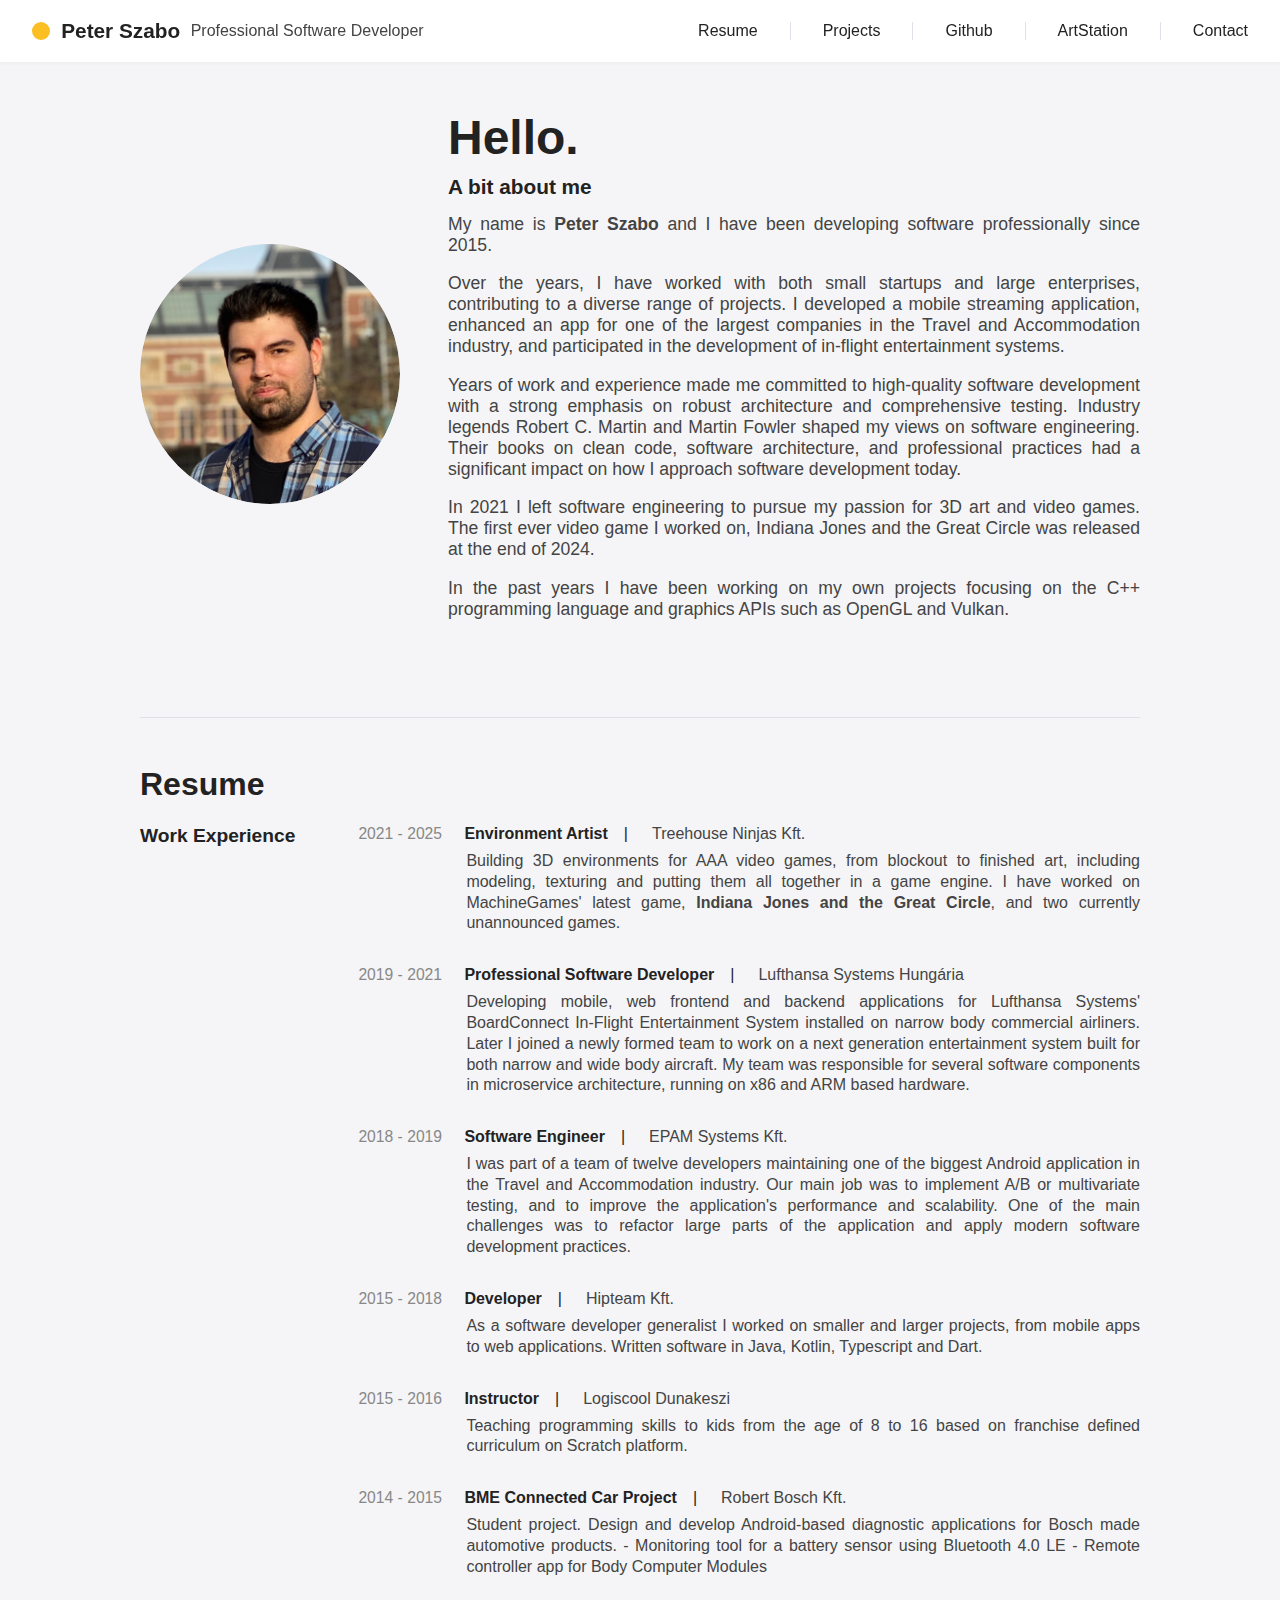
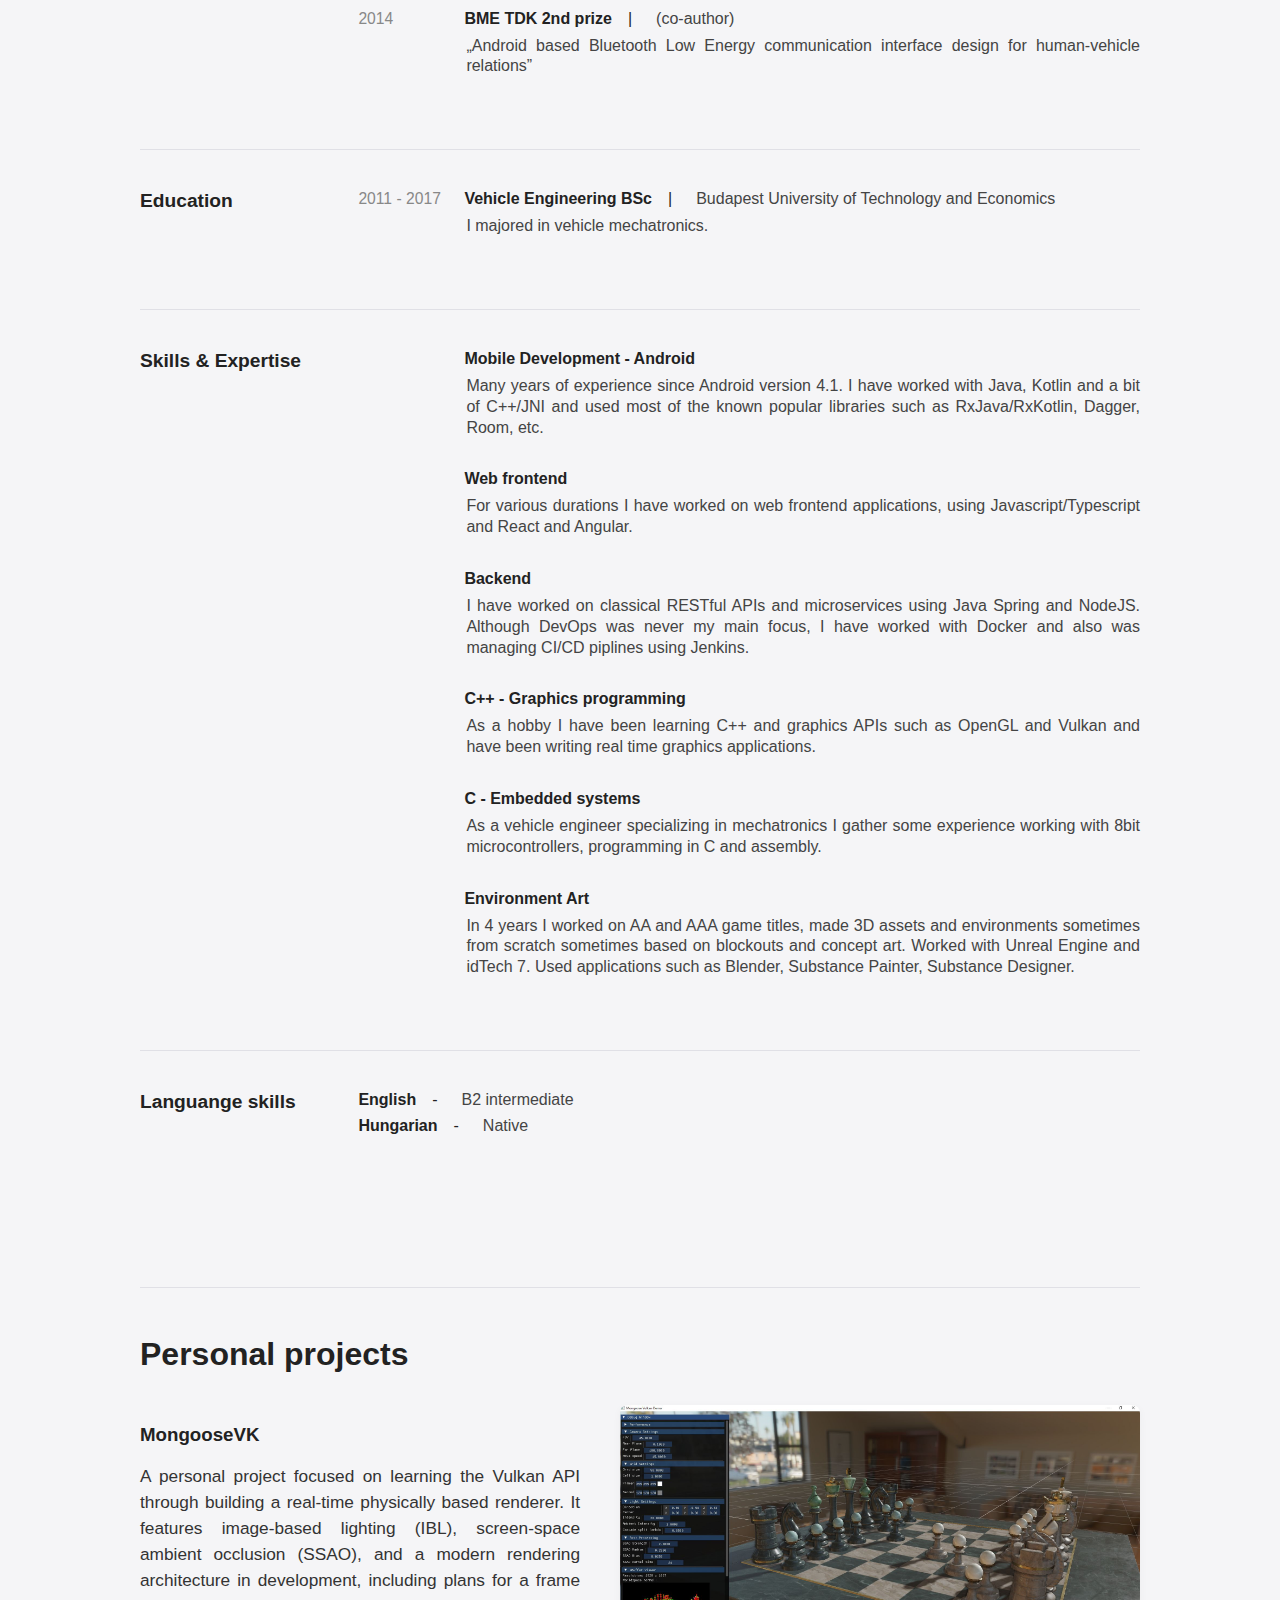
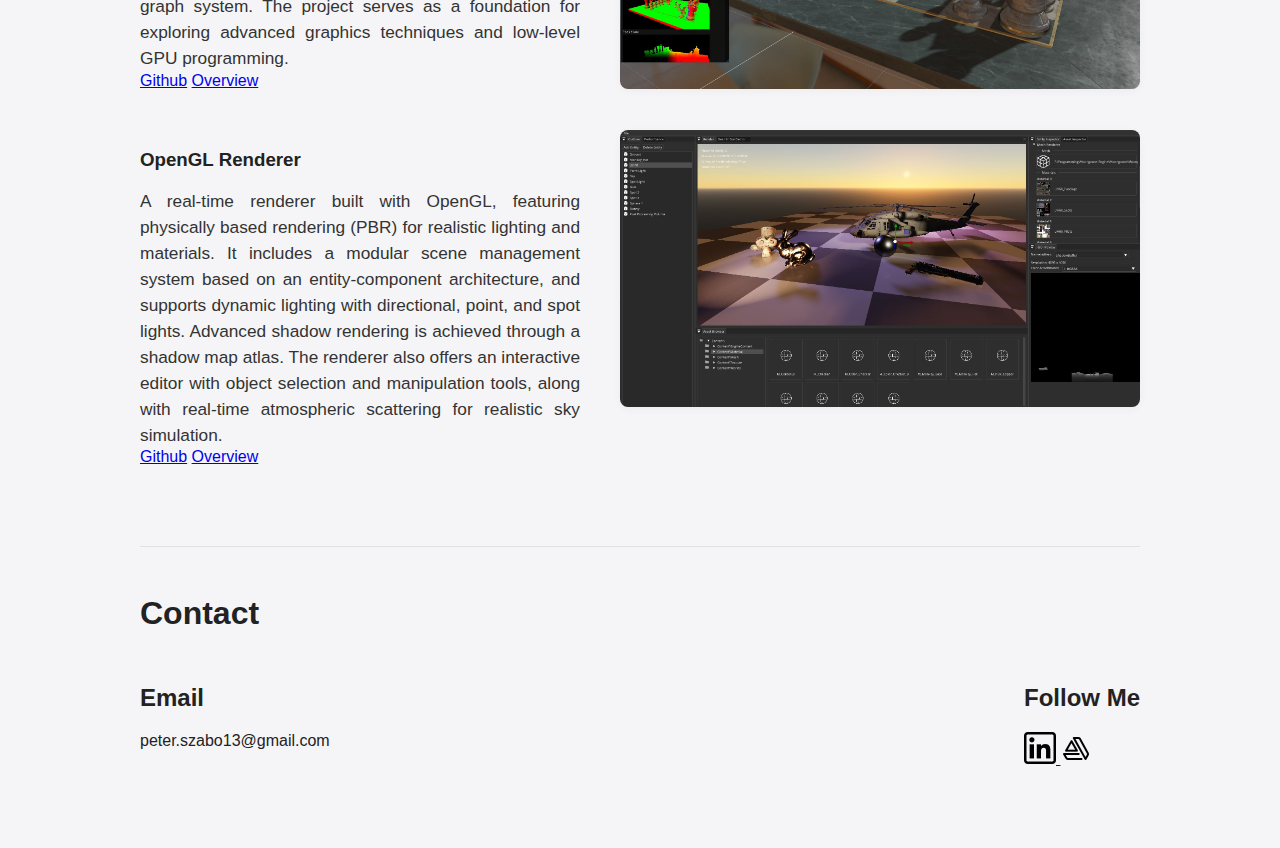
<file: index.html>
<!DOCTYPE html>
<html lang="en">
<head>
  <meta charset="UTF-8">
  <meta name="viewport" content="width=device-width, initial-scale=1.0">
  <title>Peter Szabo - Resume</title>
  <link rel="stylesheet" href="style.css">
</head>
<body>
  <header class="site-header">
    <div class="header-left">
      <span class="profile-dot"></span>
      <span class="profile-name">Peter Szabo</span>
      <span class="profile-title">Professional Software Developer</span>
    </div>
    <nav class="header-nav">
      <ul>
        <li><a href="#resume">Resume</a></li>
        <li><a href="#projects">Projects</a></li>
        <li><a href="https://github.com/peterszabocoding">Github</a></li>
        <li><a href="https://www.artstation.com/pterszab">ArtStation</a></li>
        <li><a href="#contact">Contact</a></li>
      </ul>
    </nav>
  </header>
  <main>
    <section class="hero">
      <div class="hero-image">
        <img src="img/profile.jpg" alt="Profile picture" />
      </div>
      <div class="hero-content">
        <h1>Hello.</h1>
        <h2>A bit about me</h2>
        <p>My name is <b>Peter Szabo</b> and I have been developing software professionally since 2015.</p>

        <p>Over the years, I have worked with both small startups and large enterprises, contributing to a diverse 
          range of projects. I developed a mobile streaming application, enhanced an app for one of the largest 
          companies in the Travel and Accommodation industry, and participated in the development of in-flight 
          entertainment systems.</p>

        <p>Years of work and experience made me committed to high-quality software development with a strong 
            emphasis on robust architecture and comprehensive testing. Industry legends Robert C. Martin and Martin Fowler shaped 
              my views on software engineering. Their books on clean code, software architecture, and professional practices 
            had a significant impact on how I approach software development today. </p>

        <p>In 2021 I left software engineering to pursue my passion for 3D art and video games. The first ever video game I worked on,  
          Indiana Jones and the Great Circle was released at the end of 2024.
        </p>

        <p>In the past years I have been working on my own projects focusing on the C++ programming language and graphics 
          APIs such as OpenGL and Vulkan.</p>
      </div>
    </section>
    <section id="resume">
      <h1>Resume</h1>
      <div class="resume-section">
        <div class="resume-label">Work Experience</div>
        <div class="resume-content">
          <div class="resume-entry">
            <div class="resume-meta">
              <span class="resume-timespan">2021 - 2025</span>
              <span class="resume-company">Environment Artist</span>
              <span class="resume-divider-vert">|</span>
              <span class="resume-title">Treehouse Ninjas Kft.</span>
            </div>
            <div class="resume-description">
              <p>Building 3D environments for AAA video games, from blockout to finished art, including modeling, 
                texturing and putting them all together in a game engine. I have worked on MachineGames' latest game, 
                <b>Indiana Jones and the Great Circle</b>, and two currently unannounced games.</p>
            </div>
          </div>
          <div class="resume-entry">
            <div class="resume-meta">
              <span class="resume-timespan">2019 - 2021</span>
              <span class="resume-company">Professional Software Developer</span>
              <span class="resume-divider-vert">|</span>
              <span class="resume-title">Lufthansa Systems Hungária</span>
            </div>
            <div class="resume-description">
              <p>Developing mobile, web frontend and backend applications for Lufthansa Systems' BoardConnect In-Flight Entertainment System installed on 
                narrow body commercial airliners. Later I joined a newly formed team to work on a next generation entertainment system built for 
                both narrow and wide body aircraft. My team was responsible for several software components in microservice architecture, 
                running on x86 and ARM based hardware.</p>
            </div>
          </div>
          <div class="resume-entry">
            <div class="resume-meta">
              <span class="resume-timespan">2018 - 2019</span>
              <span class="resume-company">Software Engineer</span>
              <span class="resume-divider-vert">|</span>
              <span class="resume-title">EPAM Systems Kft.</span>
            </div>
            <div class="resume-description">
              <p>I was part of a team of twelve developers maintaining one of the biggest Android application in the Travel and Accommodation industry. 
                Our main job was to implement A/B or multivariate testing, and to improve the application's performance and scalability. 
                One of the main challenges was to refactor large parts of the application and apply modern software development practices.</p>
            </div>
          </div>
          <div class="resume-entry">
            <div class="resume-meta">
              <span class="resume-timespan">2015 - 2018</span>
              <span class="resume-company">Developer</span>
              <span class="resume-divider-vert">|</span>
              <span class="resume-title">Hipteam Kft.</span>
            </div>
            <div class="resume-description">
              <p>As a software developer generalist I worked on smaller and larger projects, from mobile apps to web applications. 
                Written software in Java, Kotlin, Typescript and Dart.</p>
            </div>
          </div>
          <div class="resume-entry">
            <div class="resume-meta">
              <span class="resume-timespan">2015 - 2016</span>
              <span class="resume-company">Instructor</span>
              <span class="resume-divider-vert">|</span>
              <span class="resume-title">Logiscool Dunakeszi</span>
            </div>
            <div class="resume-description">
              <p>Teaching programming skills to kids from the age of 8 to 16 based on franchise defined curriculum on 
                Scratch platform.</p>
            </div>
          </div>
          <div class="resume-entry">
            <div class="resume-meta">
              <span class="resume-timespan">2014 - 2015</span>
              <span class="resume-company">BME Connected Car Project </span>
              <span class="resume-divider-vert">|</span>
              <span class="resume-title">Robert Bosch Kft.</span>
            </div>
            <div class="resume-description">
              <p>Student project. Design and develop Android-based diagnostic applications for Bosch made 
                automotive products.   - Monitoring tool for a battery sensor using Bluetooth 4.0 LE - Remote controller app for Body Computer Modules </p>
            </div>
          </div>
          <div class="resume-entry">
            <div class="resume-meta">
              <span class="resume-timespan">2014</span>
              <span class="resume-company">BME TDK 2nd prize</span>
              <span class="resume-divider-vert">|</span>
              <span class="resume-title">(co-author)</span>
            </div>
            <div class="resume-description">
              <p>„Android based Bluetooth Low Energy communication interface design for human-vehicle relations”</p>
            </div>
          </div>
        </div>
      </div>
      <hr class="resume-divider">
      <div class="resume-section">
        <div class="resume-label">Education</div>
        <div class="resume-content">
          <div class="resume-entry">
            <div class="resume-meta">
              <span class="resume-timespan">2011 - 2017</span>
              <span class="resume-company">Vehicle Engineering BSc</span>
              <span class="resume-divider-vert">|</span>
              <span class="resume-title">Budapest University of Technology and Economics</span>
            </div>
            <div class="resume-description">
              <p>I majored in vehicle mechatronics.</p>
            </div>
          </div>
        </div>
      </div>
      <hr class="resume-divider">
      <div class="resume-section">
        <div class="resume-label">Skills & Expertise</div>
        <div class="resume-content">
          <div class="resume-entry">
            <div class="resume-meta">
              <span class="resume-timespan"></span>
              <span class="resume-company">Mobile Development - Android</span>
            </div>
            <div class="resume-description">
              <p>Many years of experience since Android version 4.1. I have worked with Java, Kotlin and a bit of C++/JNI and used most of the known popular
                libraries such as RxJava/RxKotlin, Dagger, Room, etc. 
              </p>
            </div>
          </div>
          <div class="resume-entry">
            <div class="resume-meta">
              <span class="resume-timespan"></span>
              <span class="resume-company">Web frontend</span>
            </div>
            <div class="resume-description">
              <p>For various durations I have worked on web frontend applications, using Javascript/Typescript and React and Angular.</p>
            </div>
          </div>
          <div class="resume-entry">
            <div class="resume-meta">
              <span class="resume-timespan"></span>
              <span class="resume-company">Backend</span>
            </div>
            <div class="resume-description">
              <p>I have worked on classical RESTful APIs and microservices using Java Spring and NodeJS. 
                Although DevOps was never my main focus, I have worked with Docker and also was managing CI/CD piplines using Jenkins. </p>
            </div>
          </div>
          <div class="resume-entry">
            <div class="resume-meta">
              <span class="resume-timespan"></span>
              <span class="resume-company">C++ - Graphics programming</span>
            </div>
            <div class="resume-description">
              <p>As a hobby I have been learning C++ and graphics APIs such as OpenGL and Vulkan and have been writing real time graphics applications.</p>
            </div>
          </div>
          <div class="resume-entry">
            <div class="resume-meta">
              <span class="resume-timespan"></span>
              <span class="resume-company">C - Embedded systems</span>
            </div>
            <div class="resume-description">
              <p>As a vehicle engineer specializing in mechatronics I gather some experience working with 8bit microcontrollers, programming in C and assembly.</p>
            </div>
          </div>

          <div class="resume-entry">
            <div class="resume-meta">
              <span class="resume-timespan"></span>
              <span class="resume-company">Environment Art</span>
            </div>
            <div class="resume-description">
              <p>In 4 years I worked on AA and AAA game titles, made 3D assets and environments sometimes from scratch sometimes based on blockouts and concept art. 
                Worked with Unreal Engine and idTech 7. Used applications such as Blender, Substance Painter, Substance Designer. 
              </p>
            </div>
          </div>
        </div>
      </div>
      <hr class="resume-divider">
      <div class="resume-section">
        <div class="resume-label">Languange skills</div>
        <div class="resume-content">
          <div class="resume-entry">
            <div class="resume-meta">
              <span class="resume-company">English</span>
              <span class="resume-divider-vert">-</span>
              <span class="resume-title"> B2 intermediate</span>
            </div>
            <div class="resume-meta">
              <span class="resume-company">Hungarian</span>
              <span class="resume-divider-vert">-</span>
              <span class="resume-title"> Native</span>
            </div>
          </div>
        </div>
      </div>
    </section>
    <section id="projects">
      <h1>Personal projects</h1>
      <div class="project-list">
        <div class="project-entry">
          <div class="project-info">
            <h3>MongooseVK</h3>
            <p>A personal project focused on learning the Vulkan API through building 
              a real-time physically based renderer. It features image-based lighting (IBL), 
              screen-space ambient occlusion (SSAO), and a modern rendering architecture in development, including plans for a 
              frame graph system. The project serves as a foundation for exploring advanced graphics techniques and low-level GPU programming.</p>
            <a href="https://github.com/peterszabocoding/MongooseVulkanEngine" target="_blank" rel="noopener" class="project-link-btn">Github</a>
            <a href="project-mongoosevk.html" class="project-link-btn">Overview</a>
          </div>
          <div class="project-image">
            <img src="img/mongoose_vk_demo.jpg" alt="Project 1" />
          </div>
        </div>
        <div class="project-entry">
          <div class="project-info">
            <h3>OpenGL Renderer</h3>
            <p>A real-time renderer built with OpenGL, featuring physically based rendering (PBR) 
              for realistic lighting and materials. It includes a modular scene management system based 
              on an entity-component architecture, and supports dynamic lighting with directional, point, 
              and spot lights. Advanced shadow rendering is achieved through a shadow map atlas. 
              The renderer also offers an interactive editor with object selection and manipulation tools, 
              along with real-time atmospheric scattering for realistic sky simulation.</p>
            <a href="https://github.com/peterszabocoding/LearnOpenGL" target="_blank" rel="noopener" class="project-link-btn">Github</a>
            <a href="project-learnopengl.html" class="project-link-btn">Overview</a>
          </div>
          <div class="project-image">
            <img src="img/opengl_renderer.jpg" alt="Project 2" />
          </div>
        </div>
      </div>
    </section>
    <section id="contact">
      <h1>Contact</h1>
      <div class="contact-methods">
        <div class="contact-block">
          <h2>Email</h2>
          <p>peter.szabo13@gmail.com</p>
        </div>
        <div class="contact-block">
          <h2>Follow Me</h2>
          <div class="contact-icons">
            <a href="https://www.linkedin.com/in/peterszabo13" class="contact-icon" title="LinkedIn" target="_blank" rel="noopener">
              <img src="img/linkedin.png" alt="LinkedIn" width="32" height="32" />
            </a>
            <a href="https://www.artstation.com/pterszab" class="contact-icon" title="ArtStation" target="_blank" rel="noopener">
              <img src="img/artstation.png" alt="ArtStation" width="32" height="32" />
            </a>
          </div>
        </div>
      </div>
    </section>
  </main>
</body>
</html>
</file>
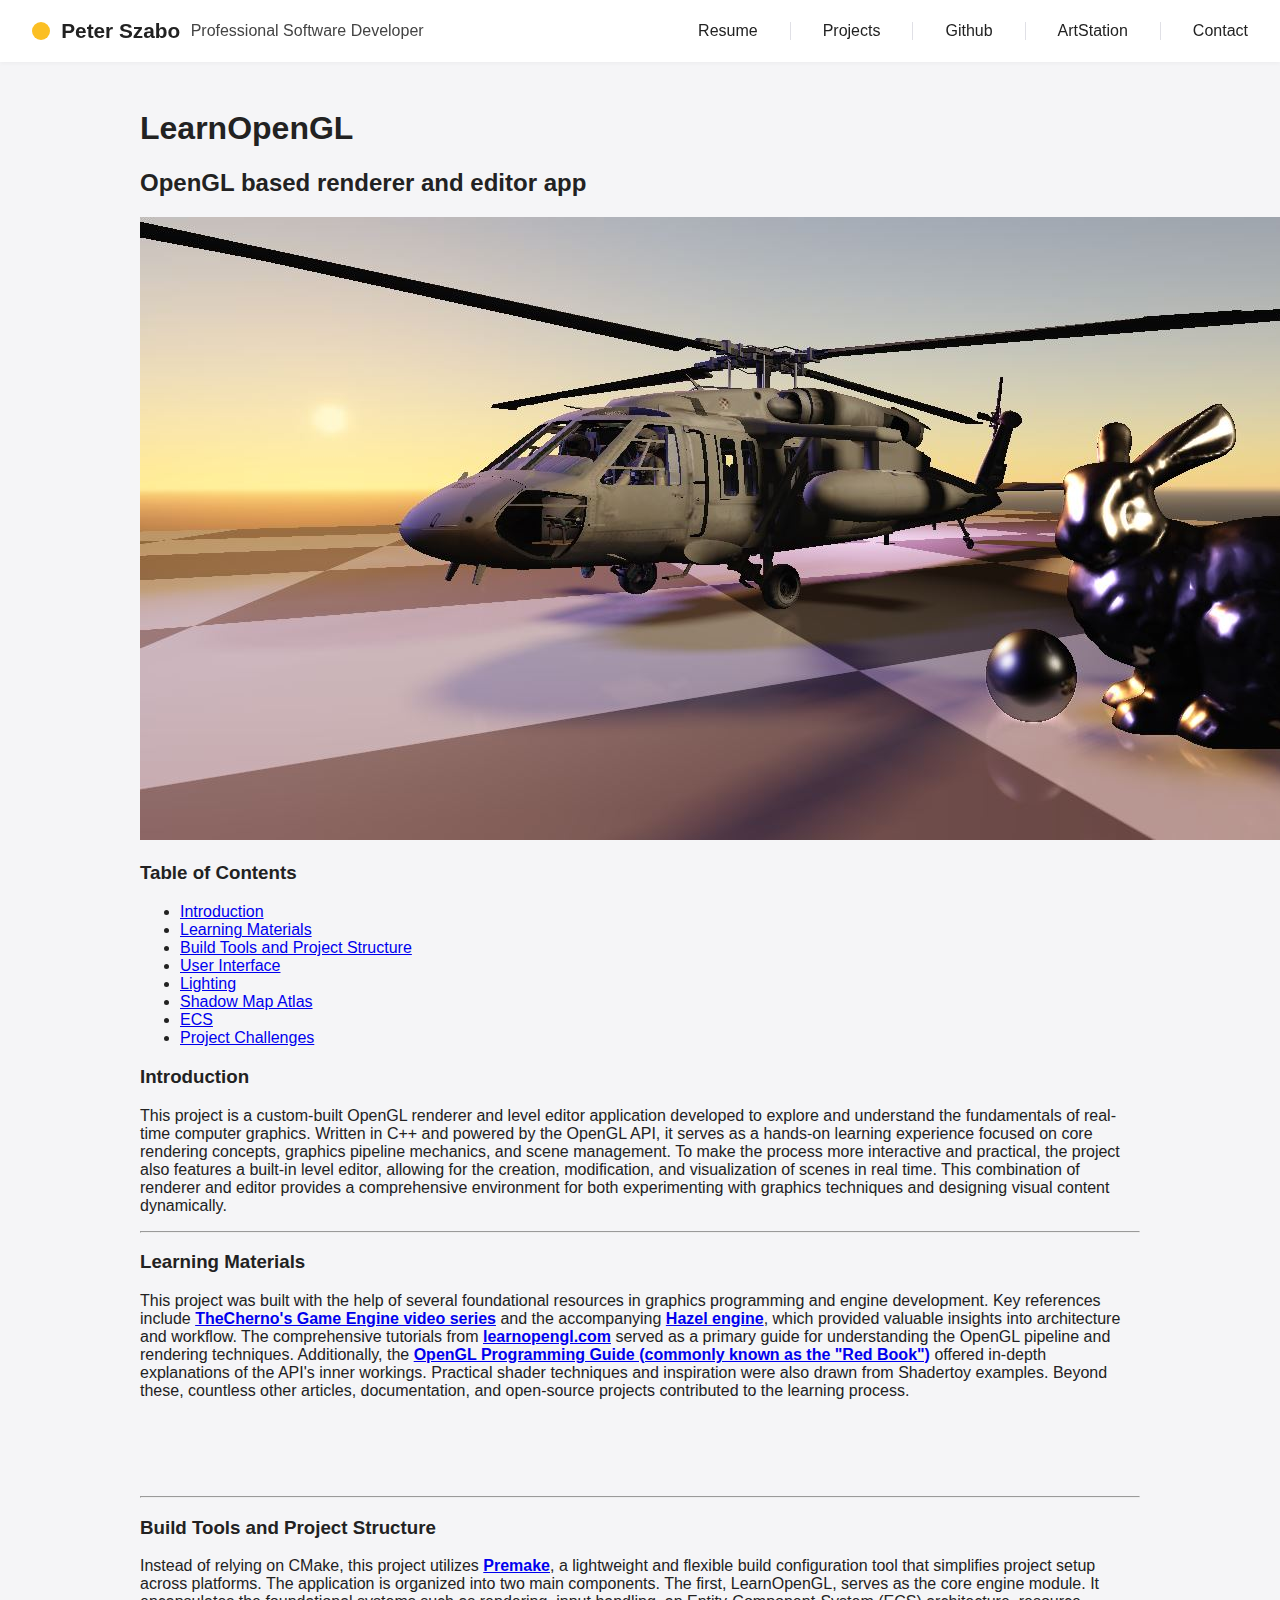
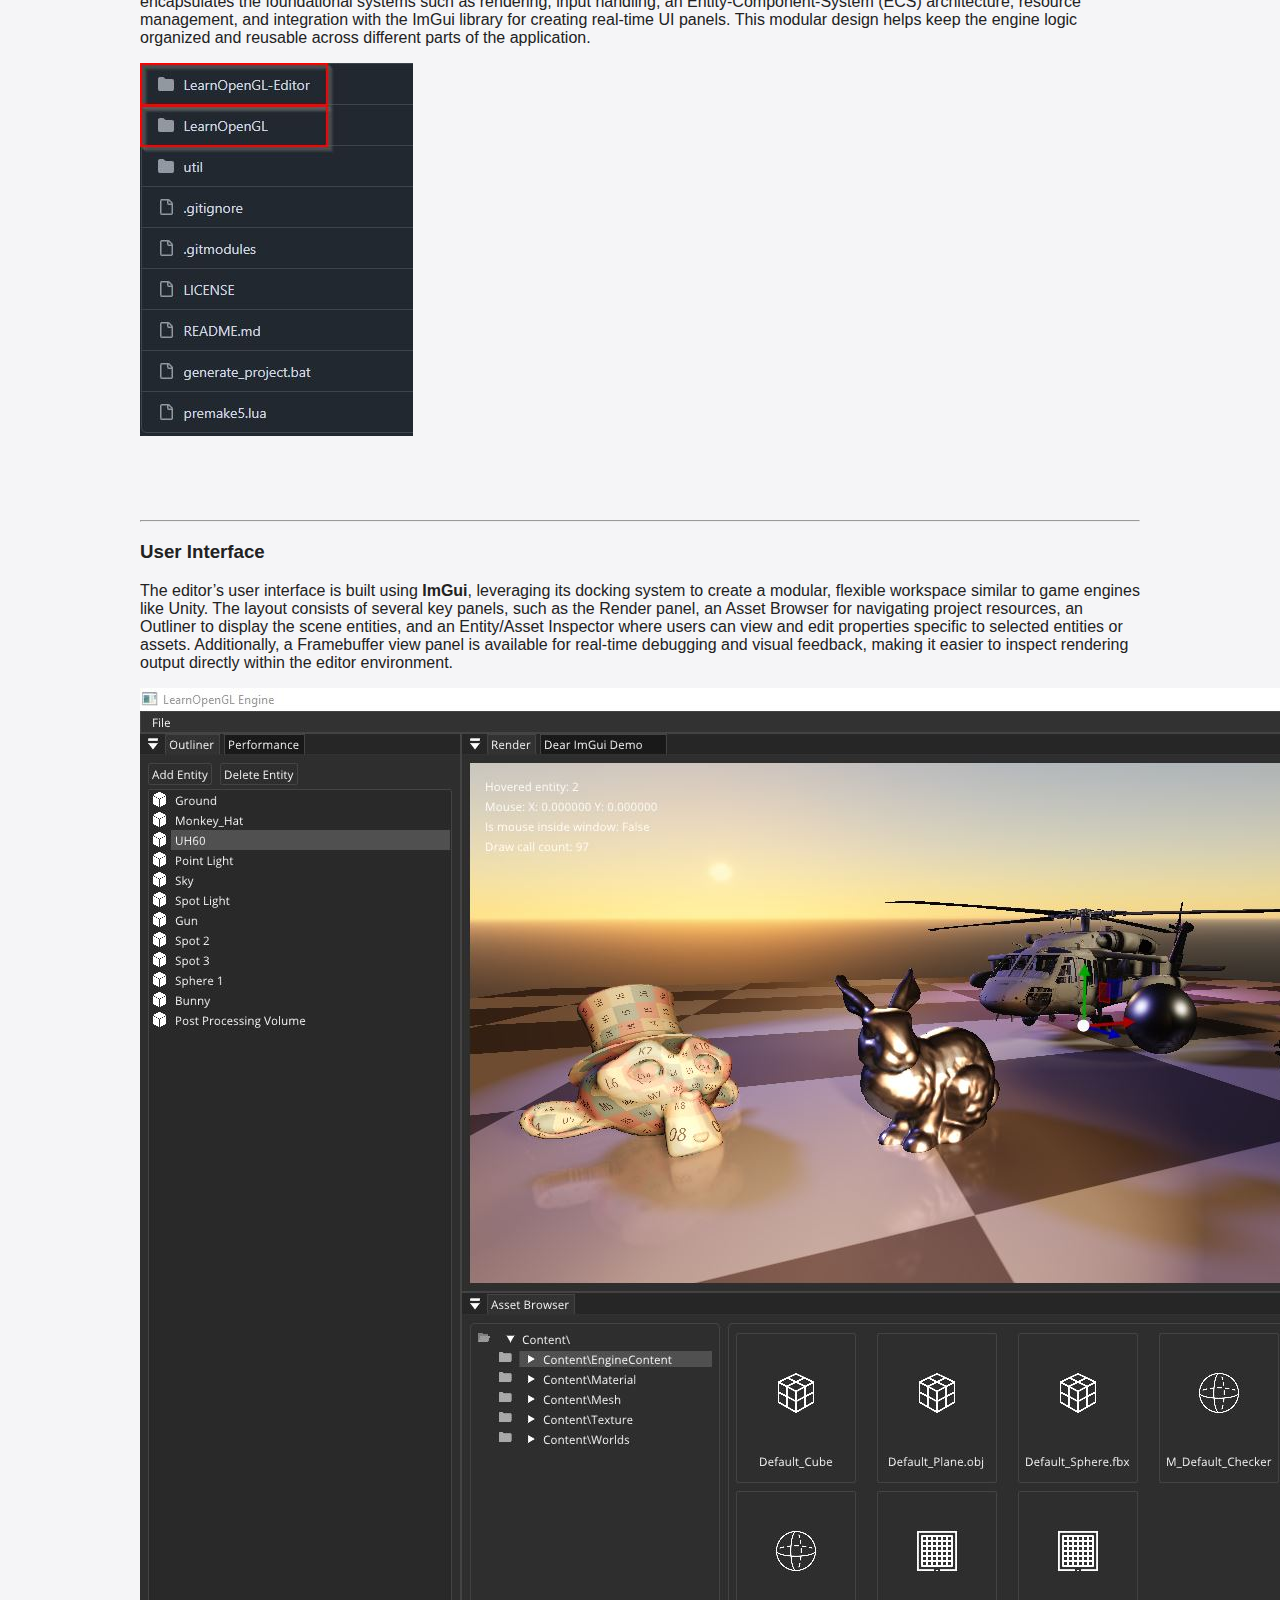
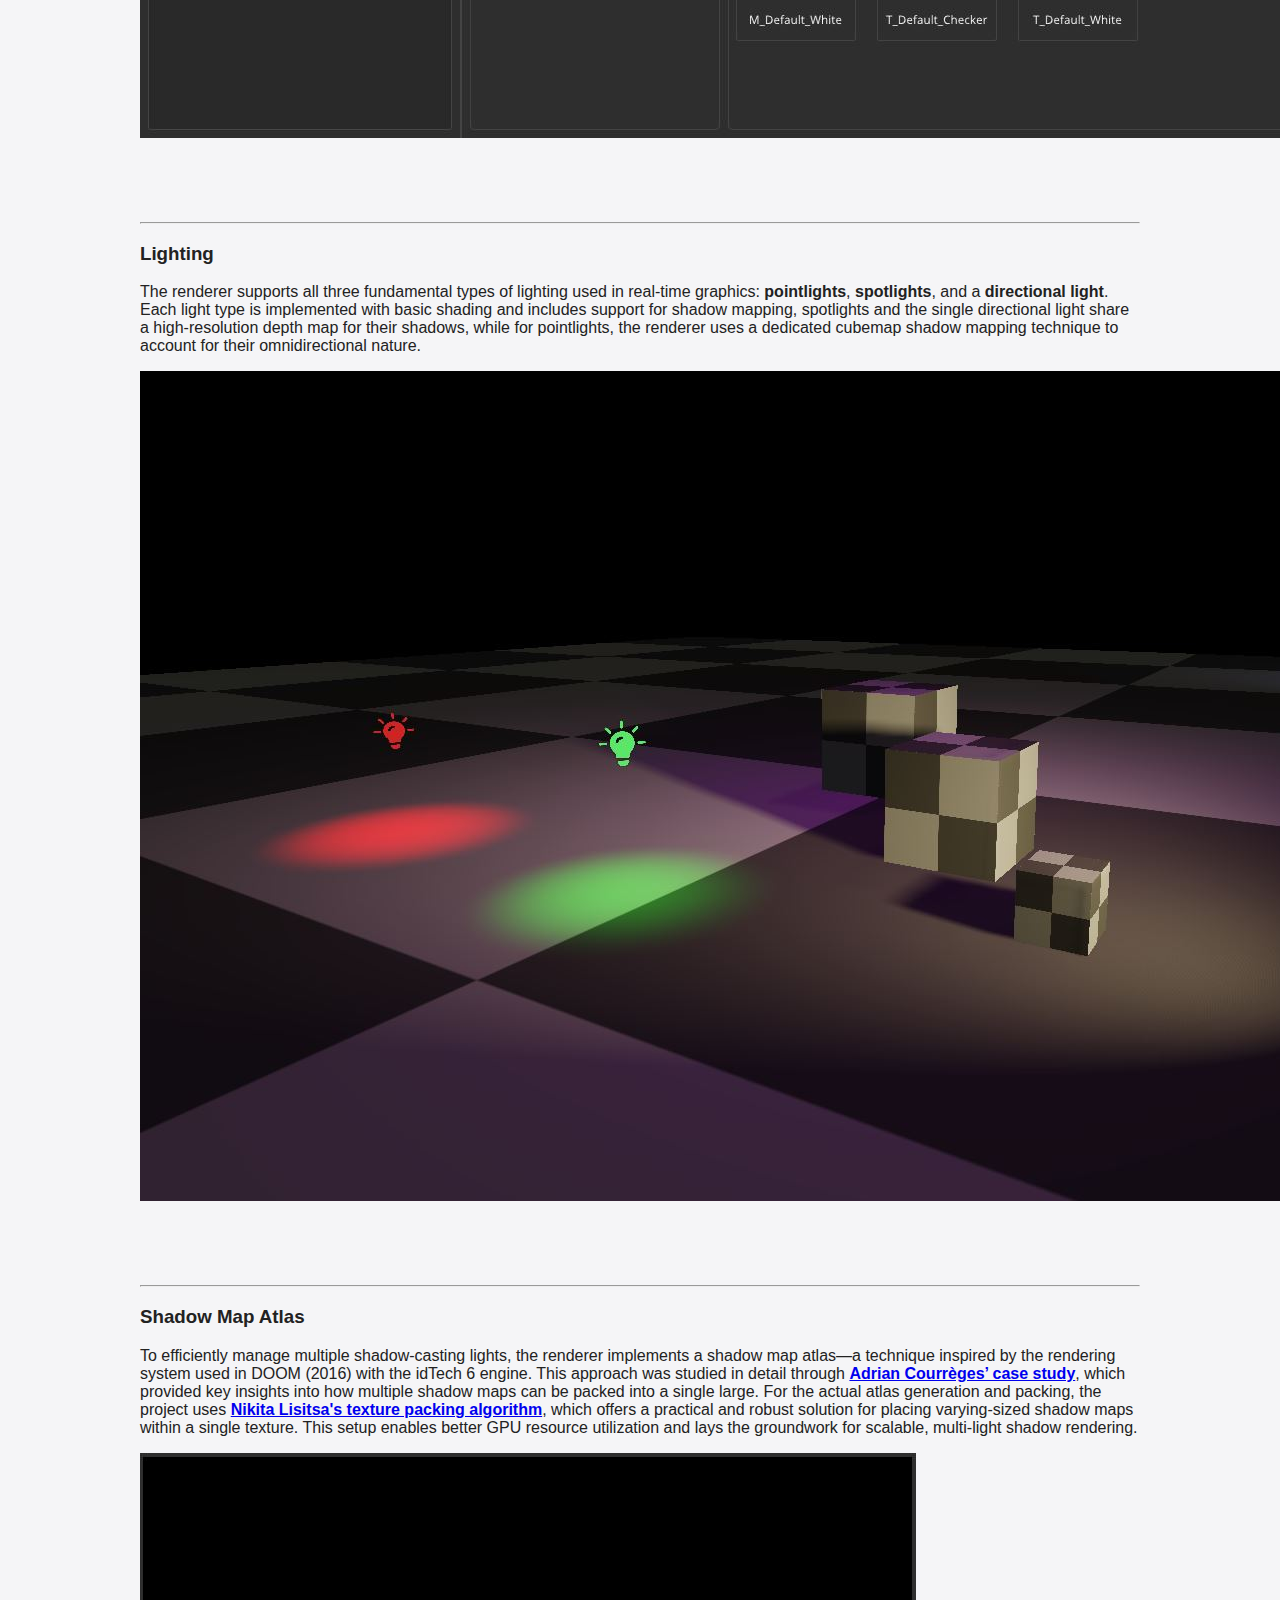
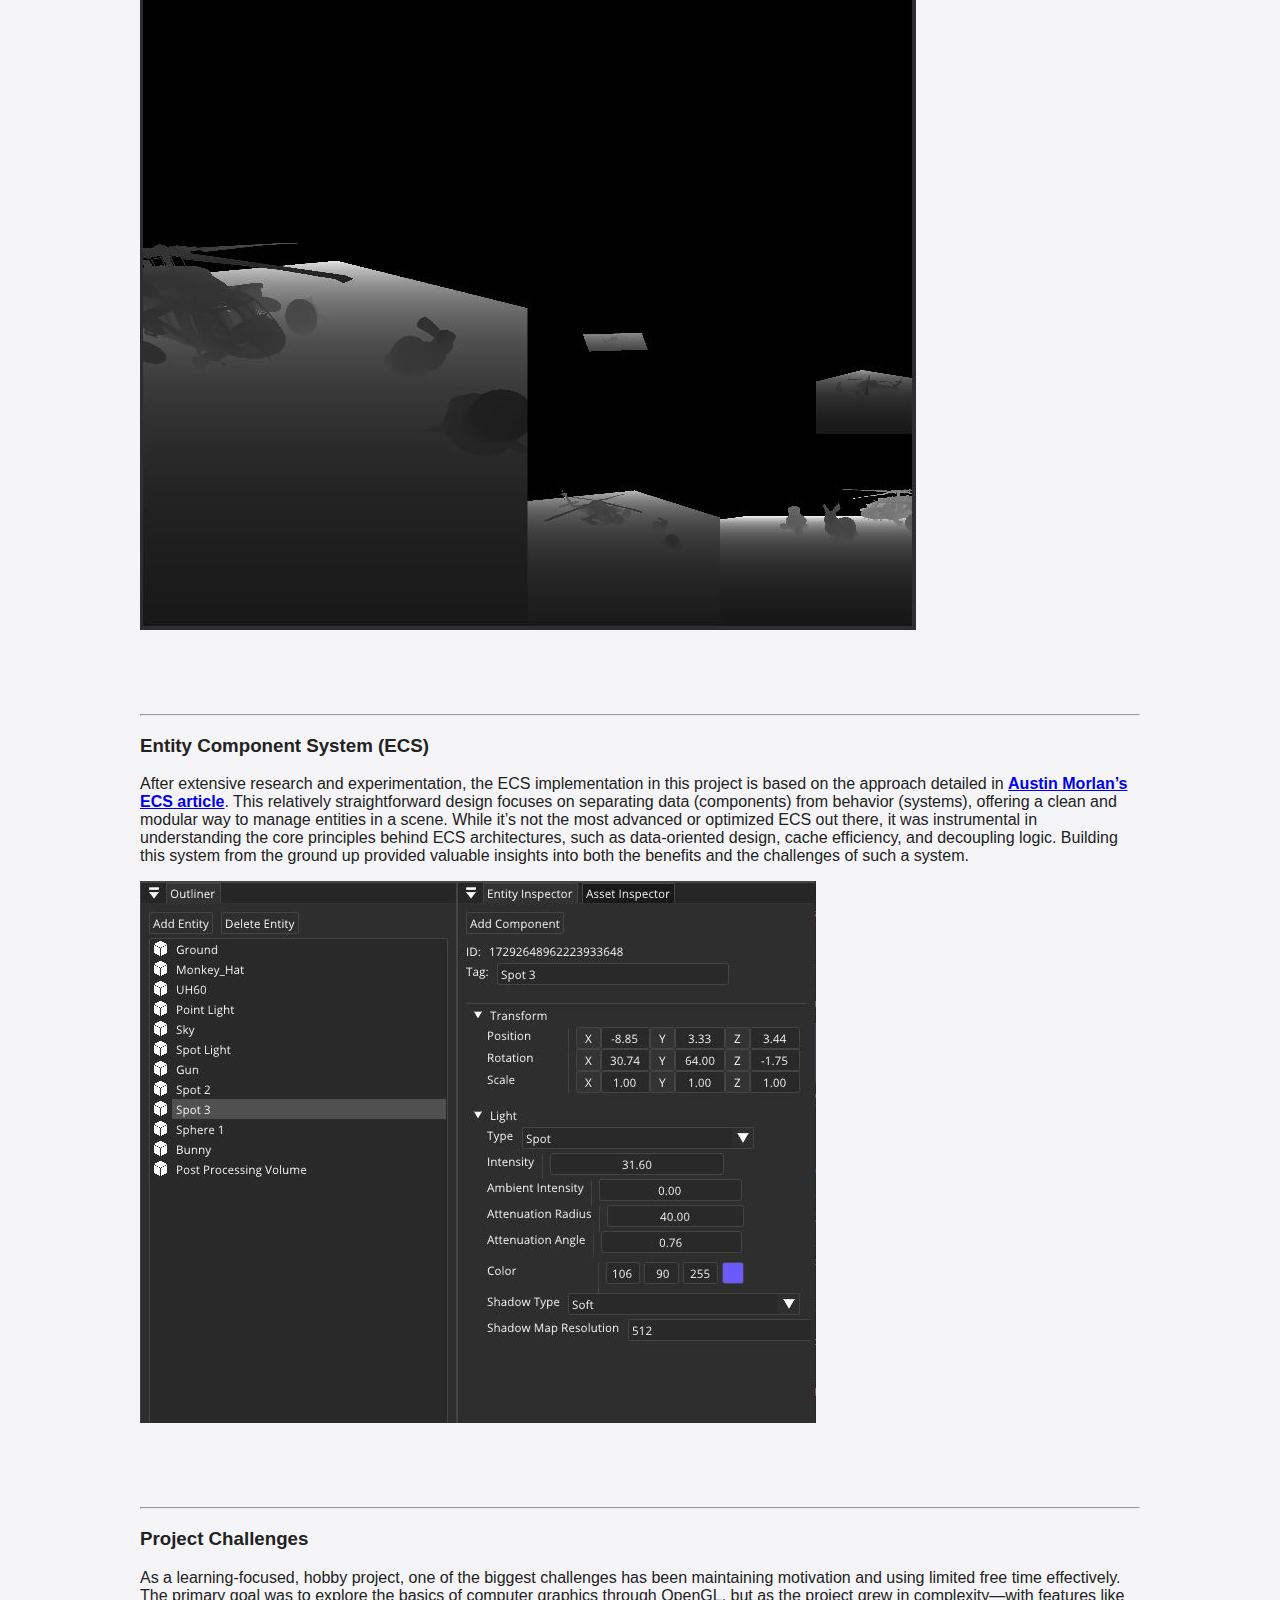
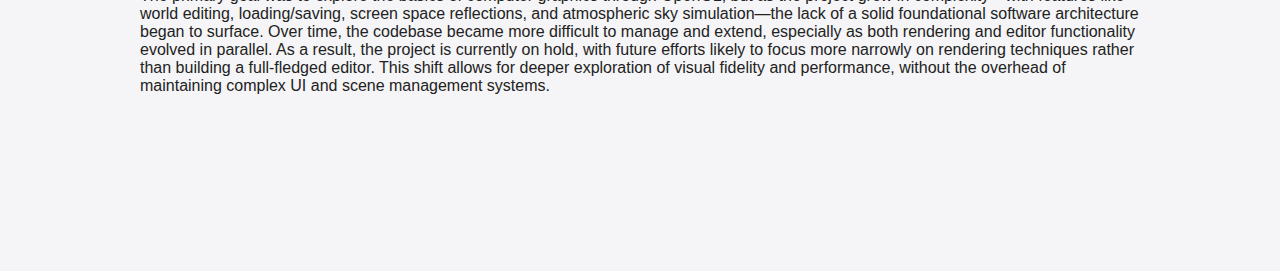
<file: project-learnopengl.html>
<!DOCTYPE html>
<html lang="en">
<head>
  <meta charset="UTF-8">
  <meta name="viewport" content="width=device-width, initial-scale=1.0">
  <title>Project Detail - LearnOpenGL</title>
  <link rel="stylesheet" href="style.css">
</head>
<body>
  <header class="site-header">
    <div class="header-left">
      <span class="profile-dot"></span>
      <span class="profile-name">Peter Szabo</span>
      <span class="profile-title">Professional Software Developer</span>
    </div>
    <nav class="header-nav">
      <ul>
        <li><a href="index.html#resume">Resume</a></li>
        <li><a href="index.html#projects">Projects</a></li>
        <li><a href="https://github.com/peterszabocoding">Github</a></li>
        <li><a href="https://www.artstation.com/pterszab">ArtStation</a></li>
        <li><a href="index.html#contact">Contact</a></li>
      </ul>
    </nav>
  </header>
  <main>
    <section class="project-detail-hero">
      <h1 class="project-title">LearnOpenGL</h1>
      <h2 class="project-subtitle">OpenGL based renderer and editor app</h2>
      <div class="project-banner">
        <img src="img/learnopengl_banner.jpg" alt="MongooseVK Banner" class="banner-img" />
      </div>
      <div class="project-detail-top">
        <nav class="project-toc">
          <h3 class="toc-title">Table of Contents</h3>
          <ul class="toc-list">
            <li><a href="#intro">Introduction</a></li>
            <li><a href="#learning_materials">Learning Materials</a></li>
            <li><a href="#build_structure">Build Tools and Project Structure</a></li>
            <li><a href="#user_interface">User Interface</a></li>
            <li><a href="#lighting">Lighting</a></li>
            <li><a href="#shadow_map">Shadow Map Atlas</a></li>
            <li><a href="#ecs">ECS</a></li>
            <li><a href="#challenges">Project Challenges</a></li>
          </ul>
        </nav>
        <div class="project-detail-text">
          <h3 id="intro" class="section-title">Introduction</h3>
          <p>
            This project is a custom-built OpenGL renderer and level editor application developed to explore and understand the fundamentals 
            of real-time computer graphics. Written in C++ and powered by the OpenGL API, it serves as a hands-on learning experience 
            focused on core rendering concepts, graphics pipeline mechanics, and scene management. To make the process more interactive 
            and practical, the project also features a built-in level editor, allowing for the creation, modification, 
            and visualization of scenes in real time. This combination of renderer and editor provides a comprehensive environment 
            for both experimenting with graphics techniques and designing visual content dynamically.
          </p>
        </div>
      </div>
      <hr class="section-divider" />
      <section id="learning_materials" class="project-section">
        <div class="section-flex">
          <div class="section-text">
            <h3 class="section-title">Learning Materials</h3>
            <p>
              This project was built with the help of several foundational resources in graphics programming and engine development. 
              Key references include <a href="https://www.youtube.com/watch?v=JxIZbV_XjAs&list=PLlrATfBNZ98dC-V-N3m0Go4deliWHPFwT"><b>TheCherno's Game Engine video series</b></a> 
              and the accompanying <a href="https://github.com/TheCherno/Hazel"><b>Hazel engine</b></a>, which provided 
              valuable insights into architecture and workflow. The comprehensive tutorials from <a href="https://learnopengl.com/"><b>learnopengl.com</b></a> served as a primary 
              guide for understanding the OpenGL pipeline and rendering techniques. Additionally, the 
              <a href="http://www.opengl-redbook.com/"><b>OpenGL Programming Guide (commonly known as the "Red Book")</b></a> 
              offered in-depth explanations of the API's inner workings. Practical shader 
              techniques and inspiration were also drawn from Shadertoy examples. Beyond these, countless other articles, 
              documentation, and open-source projects contributed to the learning process.            
            </p>
          </div>
        </div>
      </section>
      <hr class="section-divider" />
      <section id="build_structure" class="project-section">
        <div class="section-flex section-flex-reverse">
          <div class="section-text">
            <h3 class="section-title">Build Tools and Project Structure</h3>
            <p>
              Instead of relying on CMake, this project utilizes <a href="https://premake.github.io/"><b>Premake</b></a>, a lightweight 
              and flexible build configuration tool that simplifies project setup across platforms. 
              The application is organized into two main components. The first, LearnOpenGL, serves as the core engine module. 
              It encapsulates the foundational systems such as rendering, input handling, an Entity-Component-System (ECS) architecture, 
              resource management, and integration with the ImGui library for creating real-time UI panels. This modular design 
              helps keep the engine logic organized and reusable across different parts of the application.
            </p>
          </div>
          <div class="section-image">
            <img src="img/learnopengl_1.jpg" alt="Features Screenshot" class="section-img" />
          </div>
        </div>
      </section>
      <hr class="section-divider" />
      <section id="user_interface" class="project-section">
        <div class="section-flex">
          <div class="section-text">
            <h3 class="section-title">User Interface</h3>
            <p>
              The editor’s user interface is built using <b>ImGui</b>, leveraging its docking system to create a modular, flexible workspace 
              similar to game engines like Unity. The layout consists of several key panels, such as the Render panel, an Asset Browser for 
              navigating project resources, an Outliner to display the scene entities, and an Entity/Asset Inspector where users can 
              view and edit properties specific to selected entities or assets. Additionally, a Framebuffer view panel is available for 
              real-time debugging and visual feedback, making it easier to inspect rendering output directly within the editor environment.
            </p>
          </div>
          
        </div>
        <div class="section-image">
            <img src="img/learnopengl_4.jpg" alt="Future Work Placeholder" class="section-img" />
        </div>
      </section>
      <hr class="section-divider" />
      <section id="lighting" class="project-section">
        <div class="section-flex">
          <div class="section-text">
            <h3 class="section-title">Lighting</h3>
            <p>
              The renderer supports all three fundamental types of lighting used in real-time graphics: <b>pointlights</b>, 
              <b>spotlights</b>, and a <b>directional light</b>. Each light type is implemented with basic shading and includes support for shadow 
              mapping, spotlights and the single directional light share a high-resolution depth map for 
              their shadows, while for pointlights, the renderer uses a dedicated 
              cubemap shadow mapping technique to account for their omnidirectional nature.
            </p>
          </div>
          <div class="section-image">
            <img src="img/learnopengl_2.jpg" alt="Future Work Placeholder" class="section-img" />
          </div>
        </div>
      </section>
      <hr class="section-divider" />
      <section id="shadow_map" class="project-section">
        <div class="section-flex section-flex-reverse">
          <div class="section-text">
            <h3 class="section-title">Shadow Map Atlas</h3>
            <p>
              To efficiently manage multiple shadow-casting lights, the renderer implements a shadow map atlas—a technique 
              inspired by the rendering system used in DOOM (2016) with the idTech 6 engine. 
              This approach was studied in detail through <a href="https://www.adriancourreges.com/blog/2016/09/09/doom-2016-graphics-study/"><b>Adrian Courrèges’ case study</b></a>, which 
              provided key insights into how multiple shadow maps can be packed into a single large. For the actual atlas generation 
              and packing, the project uses <a href="https://lisyarus.github.io/blog/posts/texture-packing.html"><b>Nikita Lisitsa's texture packing algorithm</b></a>, which offers a 
              practical and robust solution for placing varying-sized shadow maps within a single texture. 
              This setup enables better GPU resource utilization and lays the groundwork for scalable, 
              multi-light shadow rendering.
            </p>
          </div>
          <div class="section-image">
            <img src="img/learnopengl_3.jpg" alt="Features Screenshot" class="section-img" />
          </div>
        </div>
      </section>
      <hr class="section-divider" />
      <section id="ecs" class="project-section">
        <div class="section-flex">
          <div class="section-text">
            <h3 class="section-title">Entity Component System (ECS)</h3>
            <p>
              After extensive research and experimentation, the ECS implementation in this project is based on the approach detailed in 
              <a href="https://austinmorlan.com/posts/entity_component_system/"><b>Austin Morlan’s ECS article</b></a>. This relatively straightforward design focuses on 
              separating data (components) from behavior (systems), offering a clean and modular way to manage entities in a scene. While it’s not the most advanced 
              or optimized ECS out there, it was instrumental in understanding 
              the core principles behind ECS architectures, such as data-oriented design, cache efficiency, and decoupling logic. Building this system from 
              the ground up provided valuable insights into both the benefits and the challenges of such a system.
            </p>
          </div>
          <div class="section-image">
            <img src="img/learnopengl_6.jpg" alt="Features Screenshot" class="section-img" />
          </div>
        </div>
      </section>
      <hr class="section-divider" />
      <section id="challenges" class="project-section">
        <div class="section-flex">
          <div class="section-text">
            <h3 class="section-title">Project Challenges</h3>
            <p>
              As a learning-focused, hobby project, one of the biggest challenges has been maintaining motivation and using limited free time effectively. The primary goal was to 
              explore the basics of computer graphics through OpenGL, but as the project grew in complexity—with features like world editing, loading/saving, screen space reflections, 
              and atmospheric sky simulation—the lack of a solid foundational software architecture began to surface. Over time, the codebase became more difficult to 
              manage and extend, especially as both rendering and editor functionality evolved in parallel. As a result, the project is currently on hold, with future efforts 
              likely to focus more narrowly on rendering techniques rather than building a full-fledged editor. This shift allows for deeper exploration of visual fidelity and 
              performance, without the overhead of maintaining complex UI and scene management systems.
            </p>
          </div>
        </div>
      </section>
    </section>
  </main>
</body>
</html>
</file>
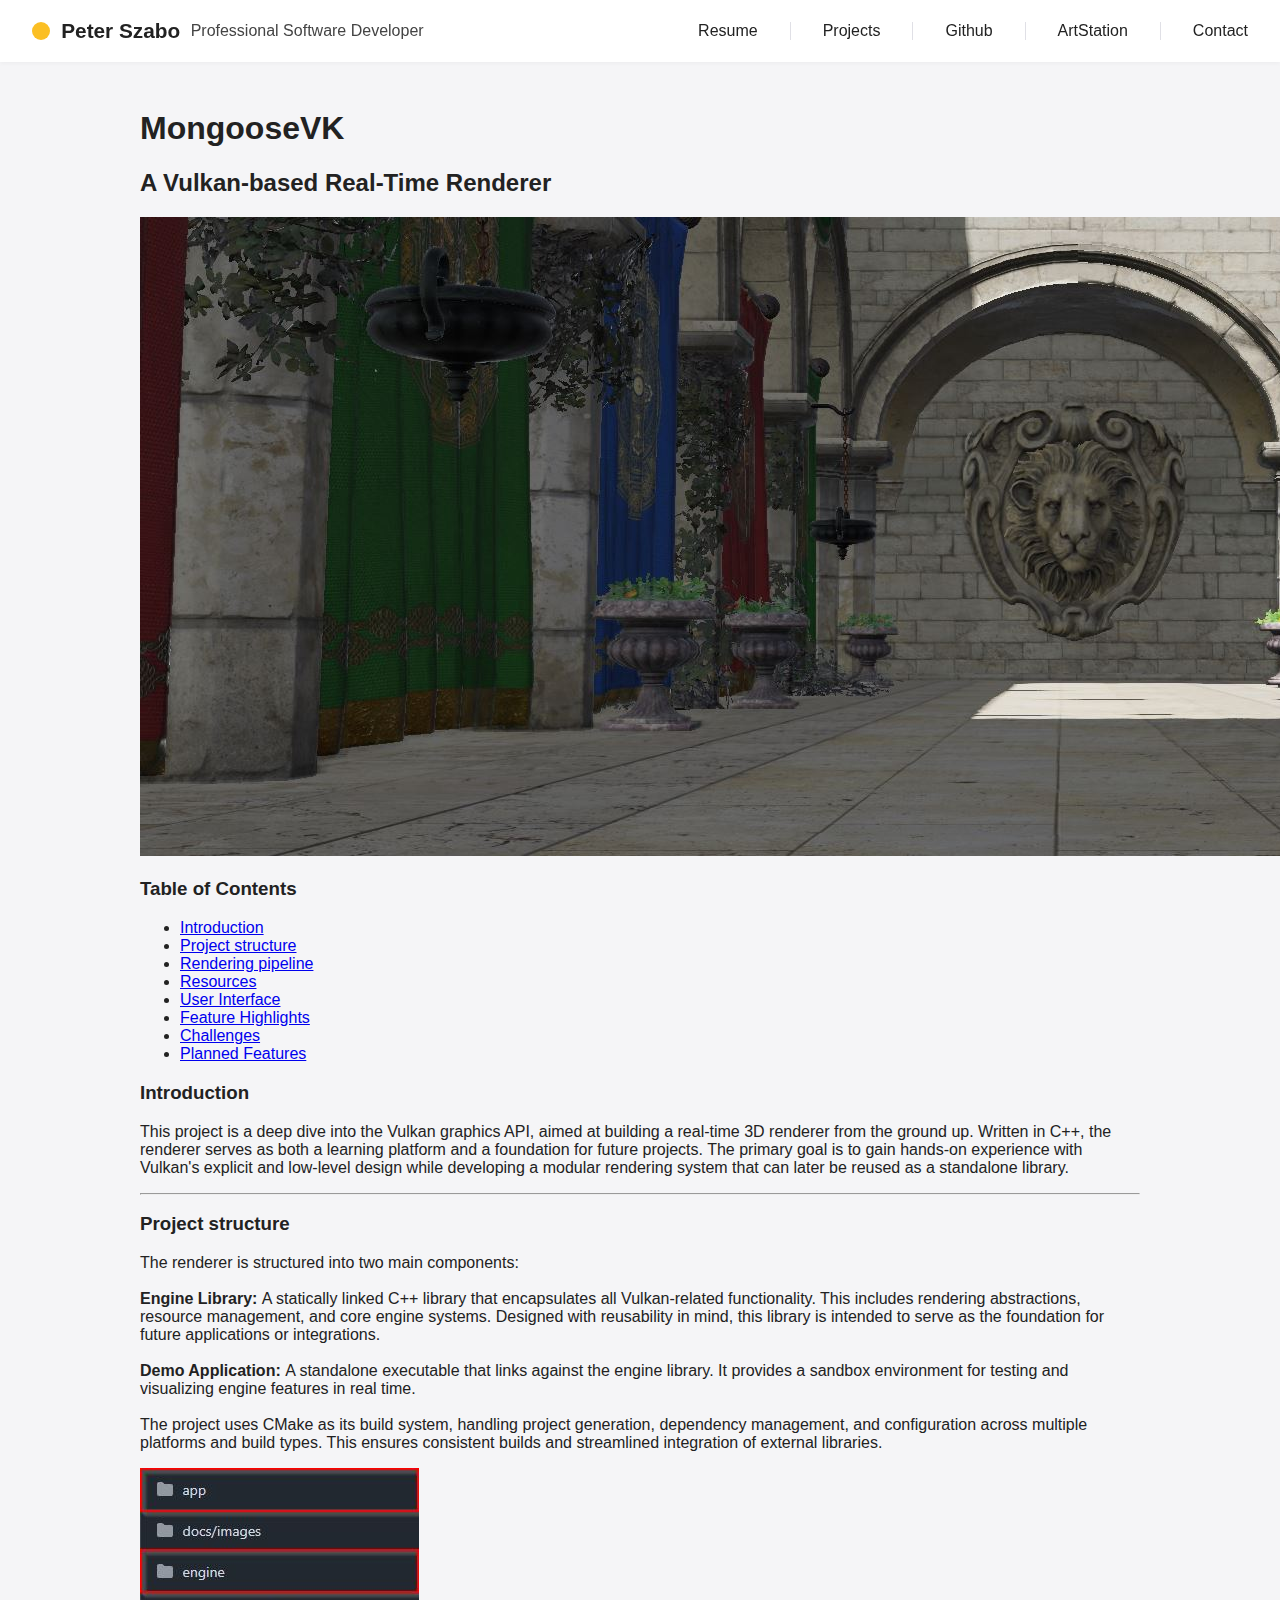
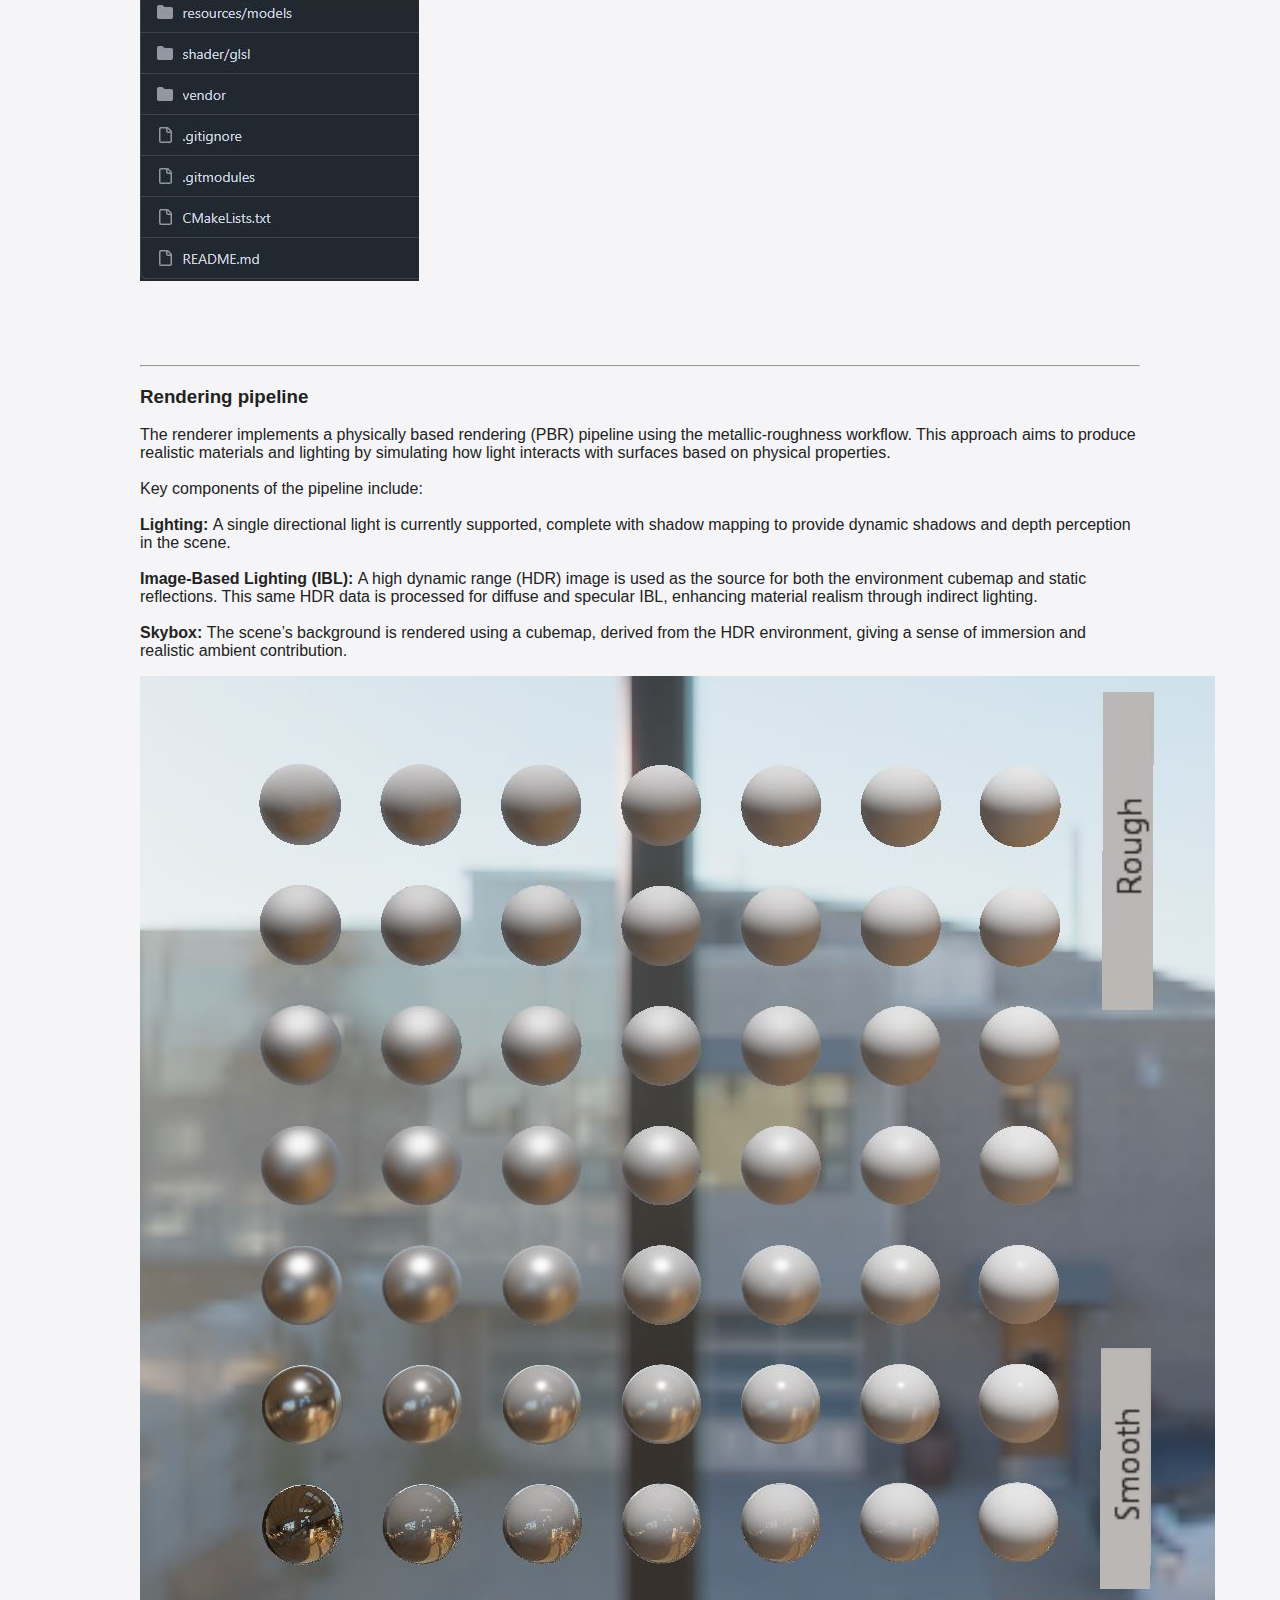
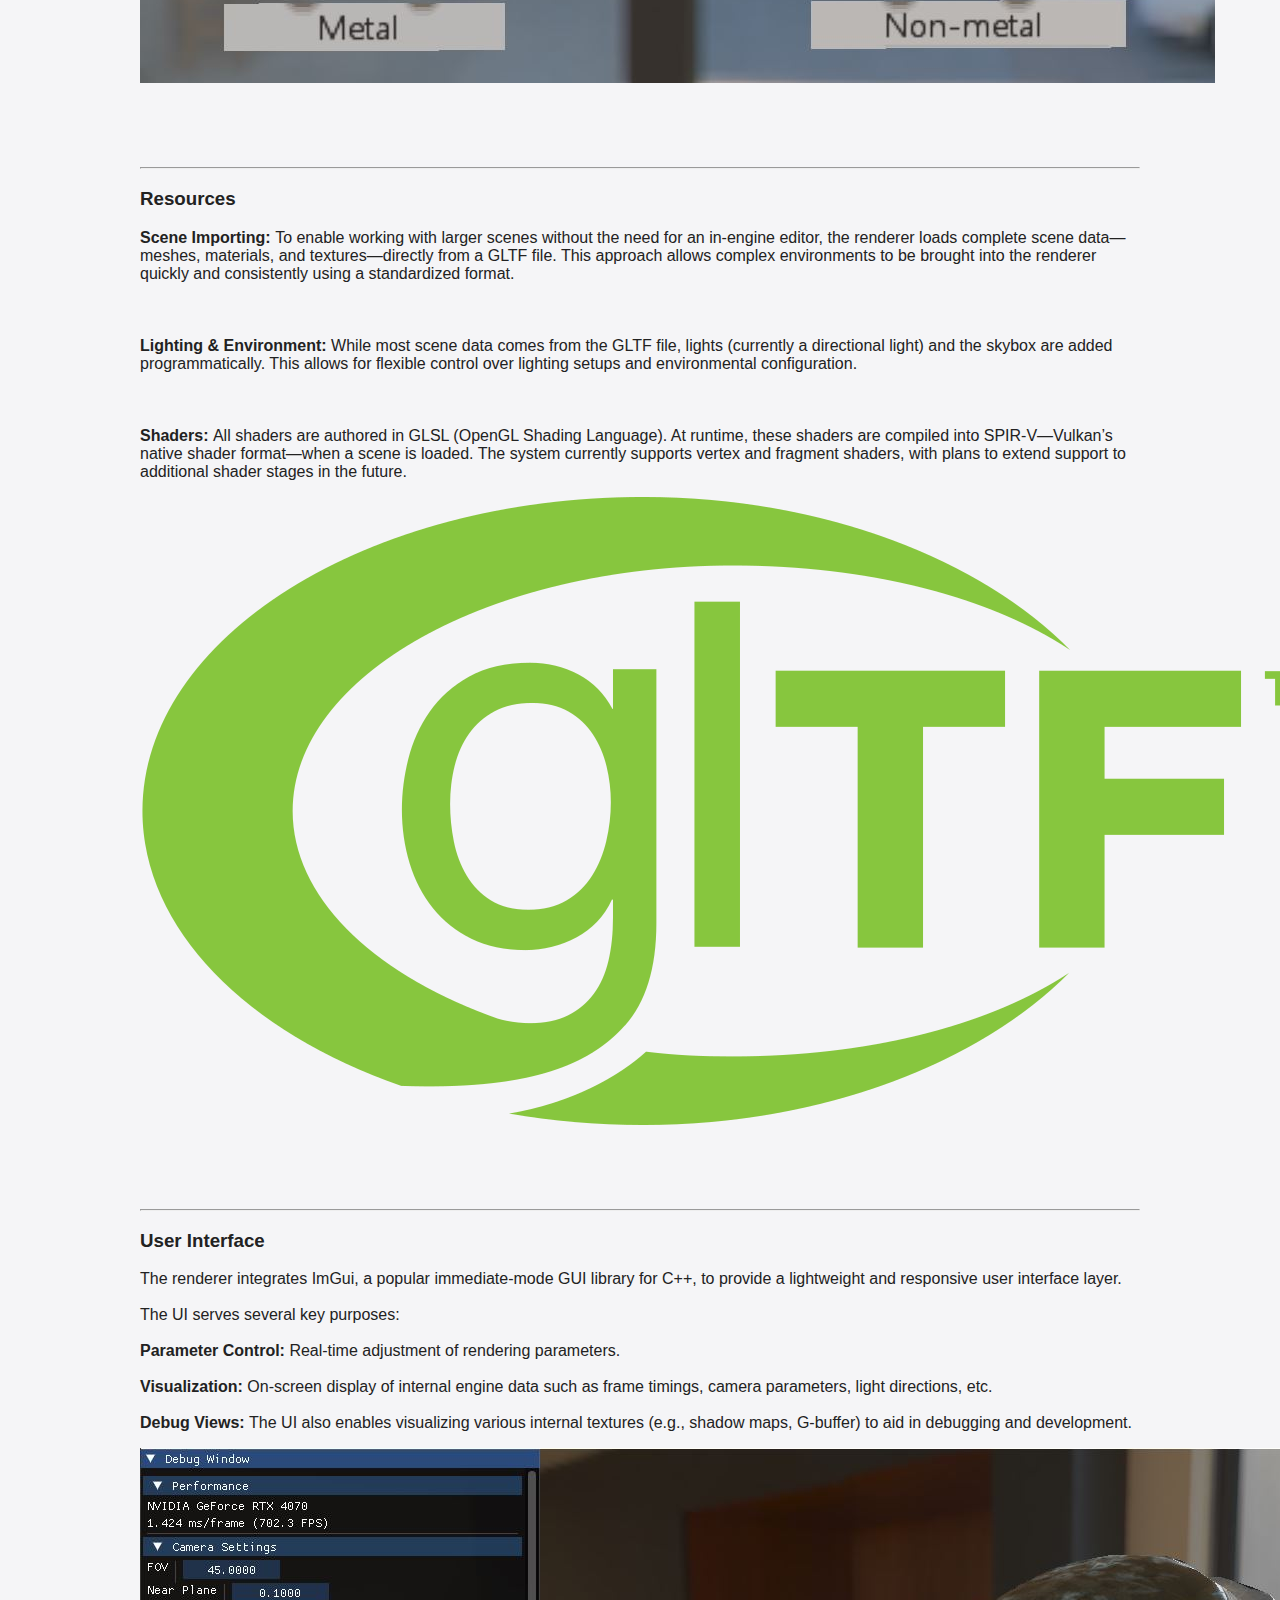
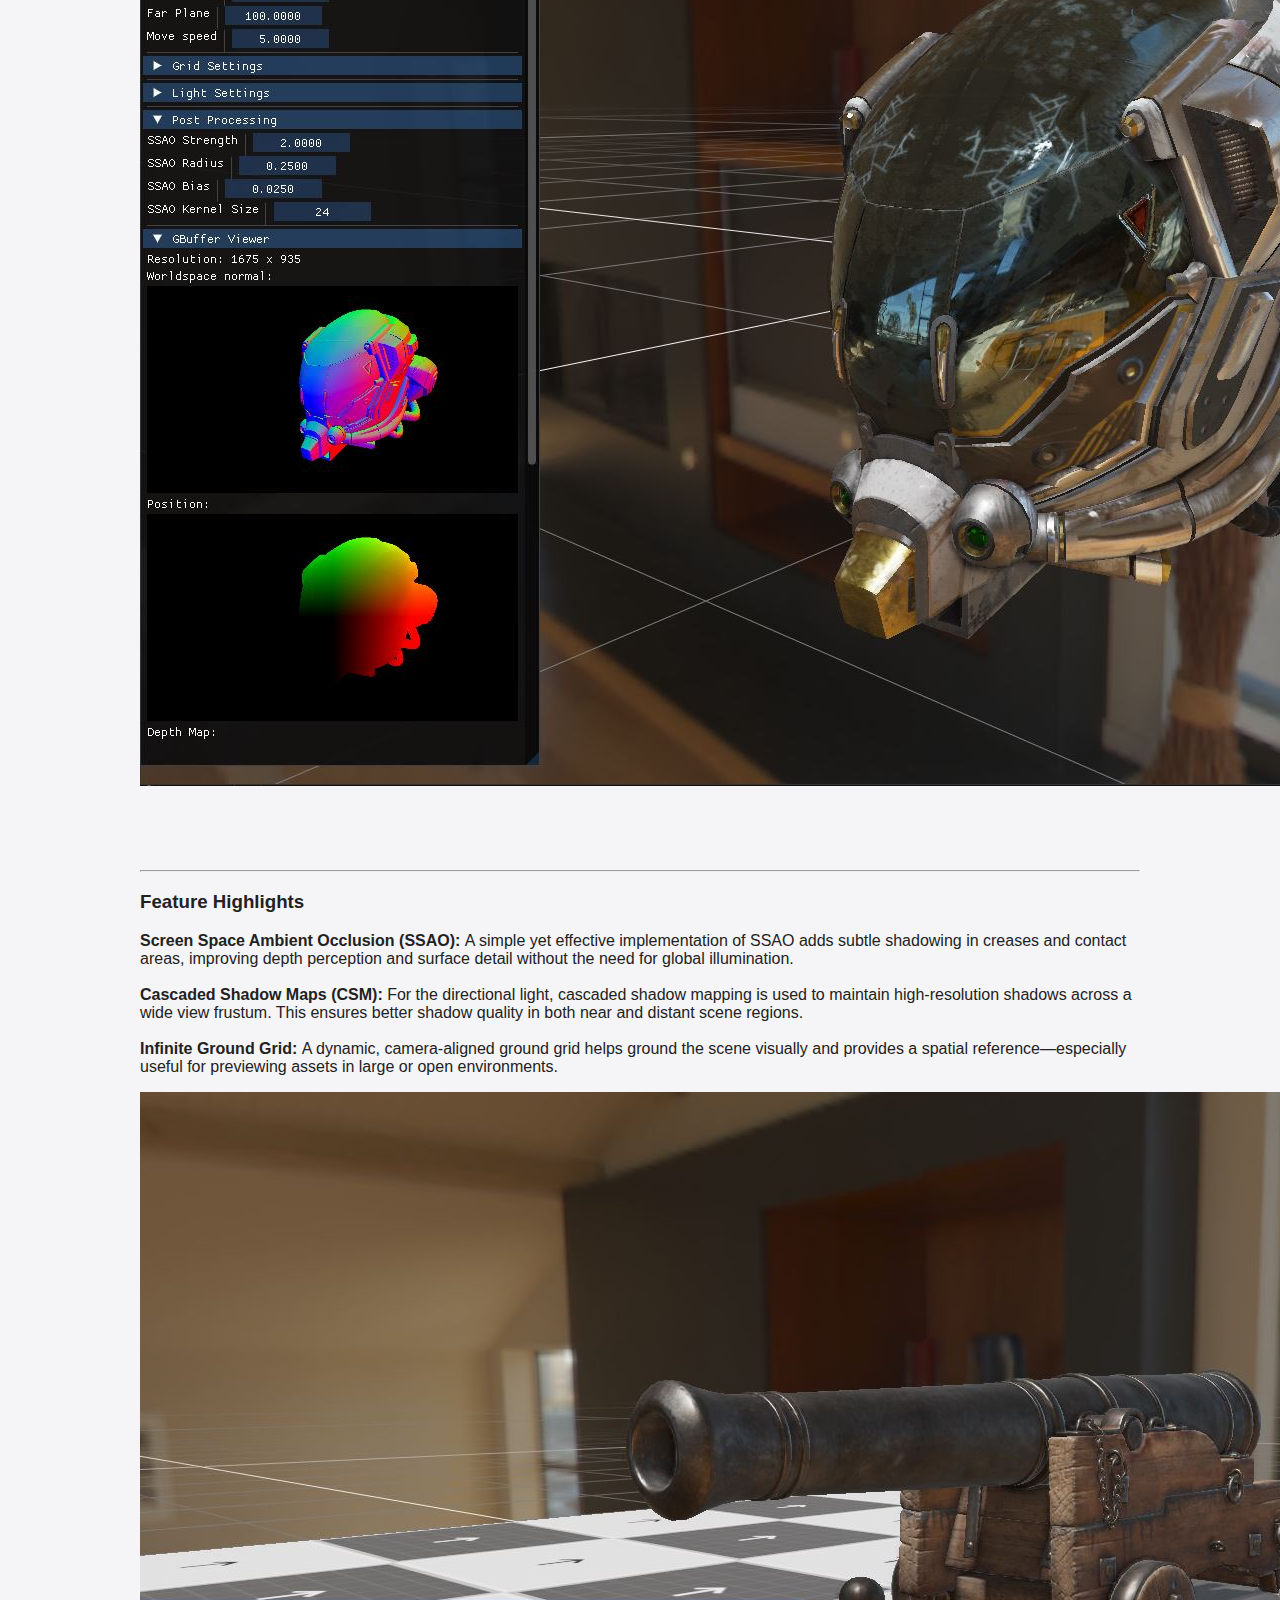
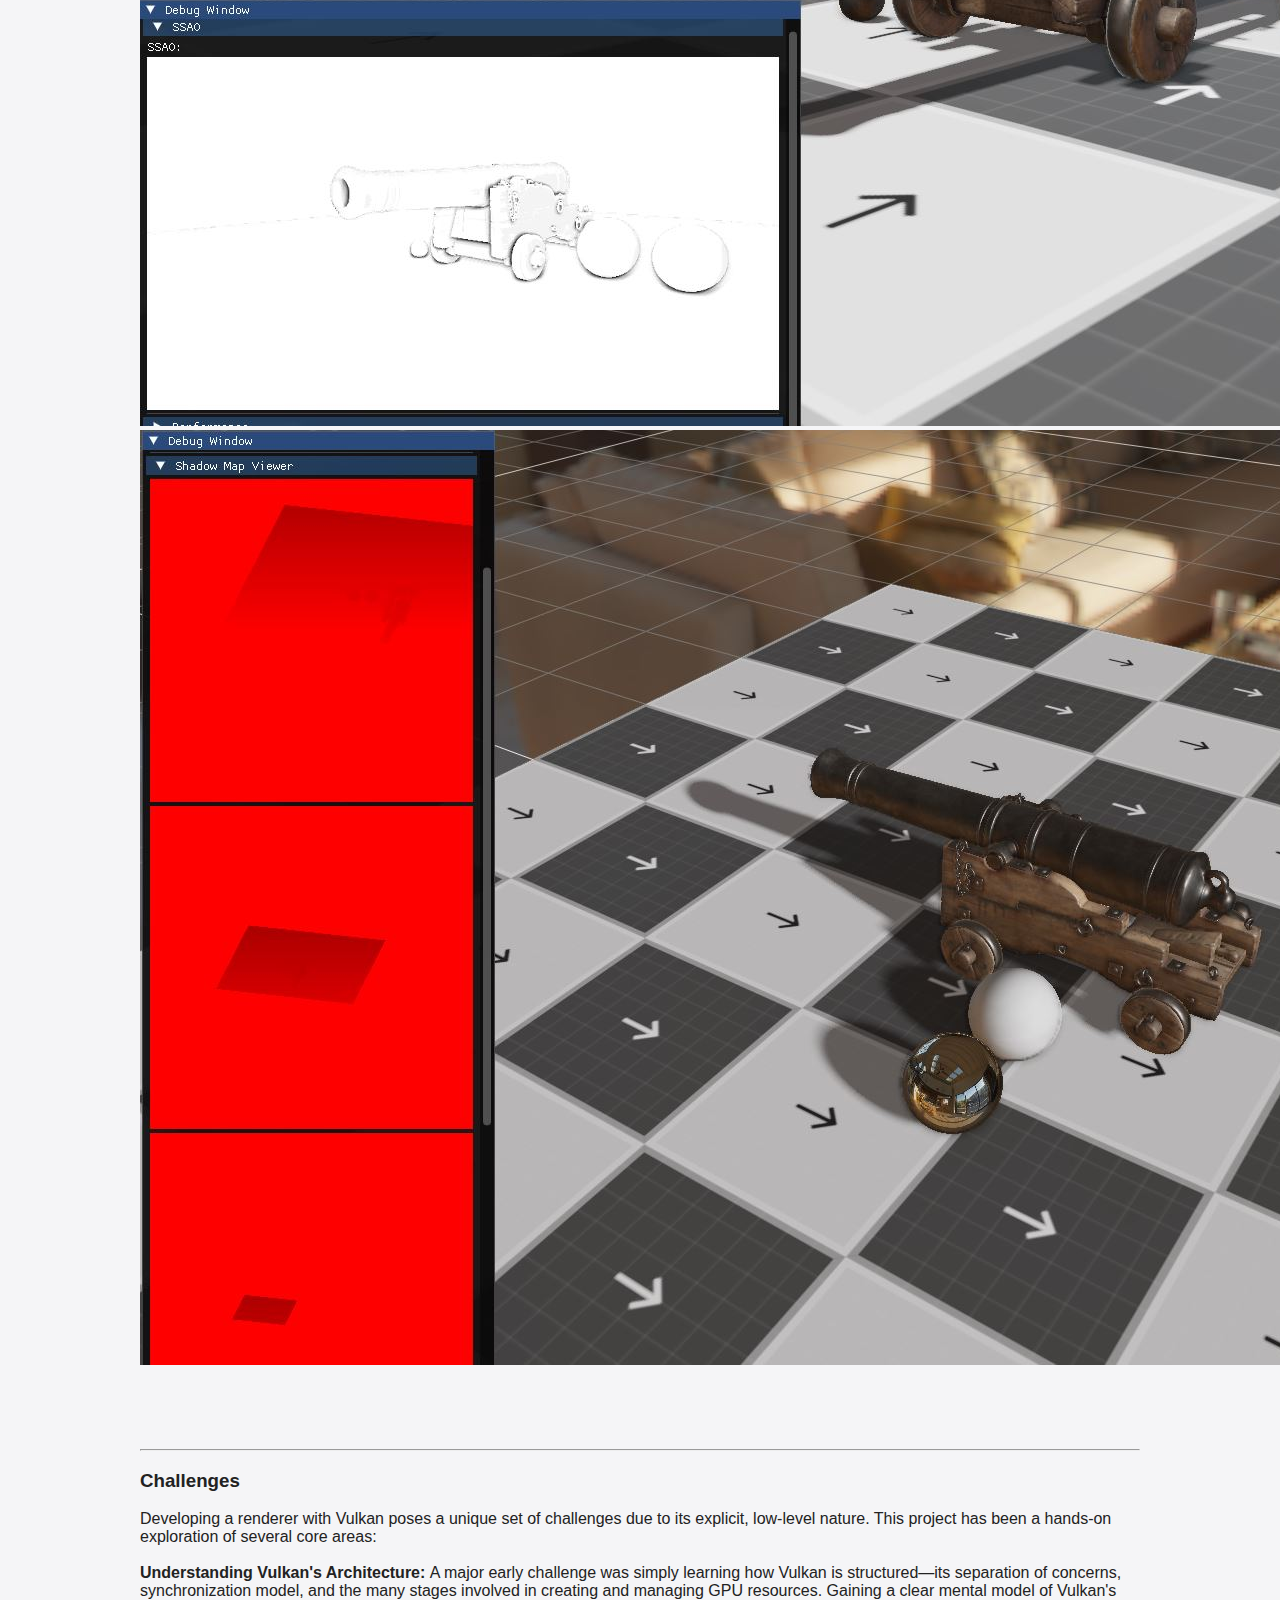
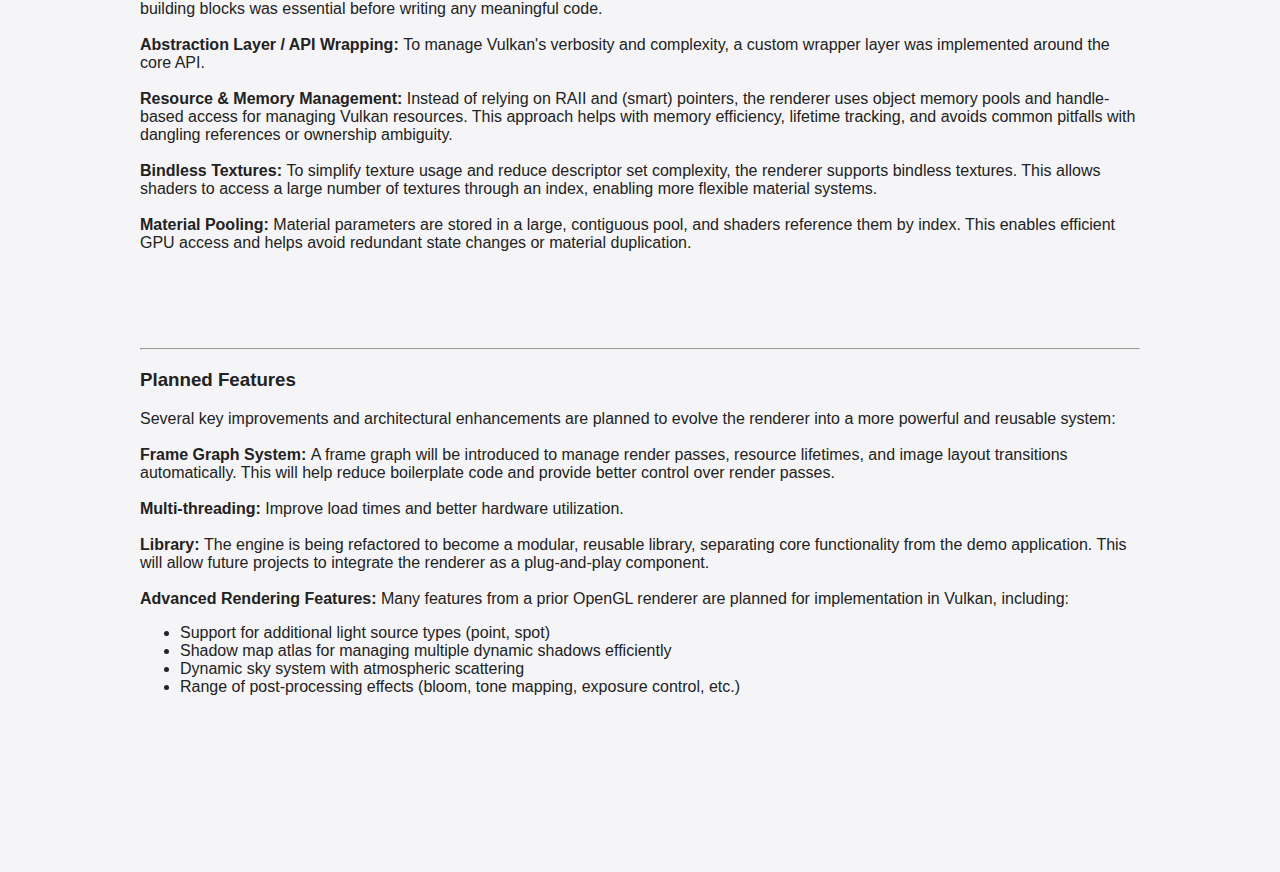
<file: project-mongoosevk.html>
<!DOCTYPE html>
<html lang="en">
<head>
  <meta charset="UTF-8">
  <meta name="viewport" content="width=device-width, initial-scale=1.0">
  <title>Project Detail - MongooseVK</title>
  <link rel="stylesheet" href="style.css">
</head>
<body>
  <header class="site-header">
    <div class="header-left">
      <span class="profile-dot"></span>
      <span class="profile-name">Peter Szabo</span>
      <span class="profile-title">Professional Software Developer</span>
    </div>
    <nav class="header-nav">
      <ul>
        <li><a href="index.html#resume">Resume</a></li>
        <li><a href="index.html#projects">Projects</a></li>
        <li><a href="https://github.com/peterszabocoding">Github</a></li>
        <li><a href="https://www.artstation.com/pterszab">ArtStation</a></li>
        <li><a href="index.html#contact">Contact</a></li>
      </ul>
    </nav>
  </header>
  <main>
    <section class="project-detail-hero">
      <h1 class="project-title">MongooseVK</h1>
      <h2 class="project-subtitle">A Vulkan-based Real-Time Renderer</h2>
      <div class="project-banner">
        <img src="img/mongoose_banner.jpg" alt="MongooseVK Banner" class="banner-img" />
      </div>
      <div class="project-detail-top">
        <nav class="project-toc">
          <h3 class="toc-title">Table of Contents</h3>
          <ul class="toc-list">
            <li><a href="#intro">Introduction</a></li>
            <li><a href="#structure">Project structure</a></li>
            <li><a href="#pipeline">Rendering pipeline</a></li>
            <li><a href="#resources">Resources</a></li>
            <li><a href="#user_interface">User Interface</a></li>
            <li><a href="#features">Feature Highlights</a></li>
            <li><a href="#challenges">Challenges</a></li>
            <li><a href="#planned_features">Planned Features</a></li>
          </ul>
        </nav>
        <div class="project-detail-text">
          <h3 id="intro" class="section-title">Introduction</h3>
          <p>
            This project is a deep dive into the Vulkan graphics API, aimed at building a real-time 3D renderer from the ground up. 
            Written in C++, the renderer serves as both a learning platform and a foundation for future projects. 
            The primary goal is to gain hands-on experience with Vulkan's explicit and low-level design while developing a 
            modular rendering system that can later be reused as a standalone library.
          </p>
        </div>
      </div>
      <hr class="section-divider" />
      <section id="structure" class="project-section">
        <div class="section-flex">
          <div class="section-text">
            <h3 class="section-title">Project structure</h3>
            <p>
                The renderer is structured into two main components:
                <br><br>
                    <b>Engine Library: </b>A statically linked C++ library that encapsulates all Vulkan-related functionality. This includes rendering abstractions, resource management, and core engine systems. Designed with reusability in mind, this library is intended to serve as the foundation for future applications or integrations.</li>
                    <br><br>
                    <b>Demo Application: </b>A standalone executable that links against the engine library. It provides a sandbox environment for testing and visualizing engine features in real time.</li>
                    <br><br>
                The project uses CMake as its build system, handling project generation, dependency management, and configuration across multiple platforms and build types. This ensures consistent builds and streamlined integration of external libraries.                
            </p>
          </div>
          <div class="section-image">
            <img src="img/mongoose_1.jpg" alt="Architecture Diagram" class="section-img" />
          </div>
        </div>
      </section>
      <hr class="section-divider" />
      <section id="pipeline" class="project-section">
        <div class="section-flex section-flex-reverse">
          <div class="section-text">
            <h3 class="section-title">Rendering pipeline</h3>
            <p>
                The renderer implements a physically based rendering (PBR) pipeline using the metallic-roughness workflow. This approach aims to produce realistic materials and lighting by simulating how light interacts with surfaces based on physical properties.
                <br><br>Key components of the pipeline include:<br><br>
                
                <b>Lighting: </b>A single directional light is currently supported, complete with shadow mapping to provide dynamic shadows and depth perception in the scene.
                <br><br>
                <b>Image-Based Lighting (IBL): </b>A high dynamic range (HDR) image is used as the source for both the environment cubemap and static reflections. This same HDR data is processed for diffuse and specular IBL, enhancing material realism through indirect lighting.    
                <br><br>
                <b>Skybox: </b>The scene’s background is rendered using a cubemap, derived from the HDR environment, giving a sense of immersion and realistic ambient contribution.
                
            </p>
          </div>
          <div class="section-image">
            <img src="img/mongoose_2.jpg" alt="Features Screenshot" class="section-img" />
          </div>
        </div>
      </section>
      <hr class="section-divider" />
      <section id="resources" class="project-section">
        <div class="section-flex">
          <div class="section-text">
            <h3 class="section-title">Resources</h3>
            <p>
                <b>Scene Importing: </b>To enable working with larger scenes without the need for an in-engine editor, the renderer loads complete scene data—meshes, materials, and textures—directly from a GLTF file. This approach allows complex environments to be brought into the renderer quickly and consistently using a standardized format.
                <br><br><br><br>
                <b>Lighting & Environment: </b>While most scene data comes from the GLTF file, lights (currently a directional light) and the skybox are added programmatically. This allows for flexible control over lighting setups and environmental configuration.
                <br><br><br><br>
                <b>Shaders: </b>All shaders are authored in GLSL (OpenGL Shading Language). At runtime, these shaders are compiled into SPIR-V—Vulkan’s native shader format—when a scene is loaded. The system currently supports vertex and fragment shaders, with plans to extend support to additional shader stages in the future.
            </p>
          </div>
          <div class="section-image">
            <img src="img/GlTF_logo.png" alt="Future Work Placeholder" class="section-img" />
          </div>
        </div>
      </section>
      <hr class="section-divider" />
      <section id="user_interface" class="project-section">
        <div class="section-flex section-flex-reverse">
          <div class="section-text">
            <h3 class="section-title">User Interface</h3>
            <p>
                The renderer integrates ImGui, a popular immediate-mode GUI library for C++, to provide a lightweight and responsive user interface layer.
                <br><br>
                The UI serves several key purposes:
                <br><br>
                <b>Parameter Control: </b>Real-time adjustment of rendering parameters.
                <br><br>
                <b>Visualization: </b>On-screen display of internal engine data such as frame timings, camera parameters, light directions, etc.
                <br><br>
                <b>Debug Views: </b>The UI also enables visualizing various internal textures (e.g., shadow maps, G-buffer) to aid in debugging and development.
            </p>
          </div>
          <div class="section-image">
            <img src="img/mongoose_3.jpg" alt="Features Screenshot" class="section-img" />
          </div>
        </div>
      </section>
      <hr class="section-divider" />
      <section id="features" class="project-section">
        <div class="section-flex">
          <div class="section-text">
            <h3 class="section-title">Feature Highlights</h3>
            <p>
                <b>Screen Space Ambient Occlusion (SSAO): </b>A simple yet effective implementation of SSAO adds subtle shadowing in creases and contact areas, improving depth perception and surface detail without the need for global illumination.
                <br><br>
                <b>Cascaded Shadow Maps (CSM): </b>For the directional light, cascaded shadow mapping is used to maintain high-resolution shadows across a wide view frustum. This ensures better shadow quality in both near and distant scene regions.
                <br><br>
                <b>Infinite Ground Grid: </b>A dynamic, camera-aligned ground grid helps ground the scene visually and provides a spatial reference—especially useful for previewing assets in large or open environments.
            </p>
          </div>
          
        </div>
        <div class="section-image">
            <img src="img/mongoose_4.jpg" alt="Future Work Placeholder" class="section-img" />
        </div>
        <div class="section-image">
            <img src="img/mongoose_5.jpg" alt="Future Work Placeholder" class="section-img" />
        </div>
      </section>
      <hr class="section-divider" />
      <section id="challenges" class="project-section">
        <div class="section-flex">
          <div class="section-text">
            <h3 class="section-title">Challenges</h3>
            <p>
                Developing a renderer with Vulkan poses a unique set of challenges due to its explicit, low-level nature. This project has been a hands-on exploration of several core areas:
                <br><br>
                <b>Understanding Vulkan's Architecture: </b>A major early challenge was simply learning how Vulkan is structured—its separation of concerns, synchronization model, and the many stages involved in creating and managing GPU resources. Gaining a clear mental model of Vulkan's building blocks was essential before writing any meaningful code.
                <br><br>
                <b>Abstraction Layer / API Wrapping: </b>To manage Vulkan's verbosity and complexity, a custom wrapper layer was implemented around the core API.
                <br><br>
                <b>Resource & Memory Management: </b>Instead of relying on RAII and (smart) pointers, the renderer uses object memory pools and handle-based access for managing Vulkan resources. This approach helps with memory efficiency, lifetime tracking, and avoids common pitfalls with dangling references or ownership ambiguity.
                <br><br>
                <b>Bindless Textures: </b>To simplify texture usage and reduce descriptor set complexity, the renderer supports bindless textures. This allows shaders to access a large number of textures through an index, enabling more flexible material systems.
                <br><br>
                <b>Material Pooling: </b>Material parameters are stored in a large, contiguous pool, and shaders reference them by index. This enables efficient GPU access and helps avoid redundant state changes or material duplication.
            </p>
          </div>
        </div>
      </section>
      <hr class="section-divider" />
      <section id="planned_features" class="project-section">
        <div class="section-flex">
          <div class="section-text">
            <h3 class="section-title">Planned Features</h3>
            <p>
                Several key improvements and architectural enhancements are planned to evolve the renderer into a more powerful and reusable system:
                <br><br>
                <b>Frame Graph System: </b> A frame graph will be introduced to manage render passes, resource lifetimes, and image layout transitions automatically. 
                This will help reduce boilerplate code and provide better control over render passes.
                <br><br>
                <b>Multi-threading: </b>Improve load times and better hardware utilization.
                <br><br>
                <b>Library: </b>The engine is being refactored to become a modular, reusable library, separating core functionality from the demo application. This will allow future projects to integrate the renderer as a plug-and-play component.
                <br><br>
                <b>Advanced Rendering Features: </b>Many features from a prior OpenGL renderer are planned for implementation in Vulkan, including:
                <ul>    
                    <li>Support for additional light source types (point, spot)</li>
                    <li>Shadow map atlas for managing multiple dynamic shadows efficiently</li>
                    <li>Dynamic sky system with atmospheric scattering</li>
                    <li>Range of post-processing effects (bloom, tone mapping, exposure control, etc.)</li>
                </ul>
            </p>
          </div>
        </div>
      </section>
    </section>
  </main>
</body>
</html>
</file>
<file: style.css>
body {
  margin: 0;
  font-family: 'Segoe UI', Arial, sans-serif;
  background: #f5f5f7;
  color: #222;
}

.site-header {
  display: flex;
  justify-content: space-between;
  align-items: center;
  padding: 1.2em 2em 1.2em 2em;
  background: #fff;
  box-shadow: 0 2px 4px rgba(0,0,0,0.03);
  position: sticky;
  top: 0;
  z-index: 100;
}
.header-left {
  display: flex;
  align-items: center;
}
.profile-dot {
  width: 18px;
  height: 18px;
  background: #fbbf24;
  border-radius: 50%;
  display: inline-block;
  margin-right: 0.7em;
}
.profile-name {
  font-weight: 700;
  font-size: 1.3em;
  margin-right: 0.5em;
}
.profile-title {
  font-size: 1em;
  color: #444;
  font-weight: 400;
}
.header-nav ul {
  display: flex;
  gap: 2em;
  list-style: none;
  margin: 0;
  padding: 0;
}
.header-nav ul li {
  margin: 0;
}
.header-nav ul li:not(:last-child) {
  border-right: 1px solid #e0e0e6;
  padding-right: 2em;
}
.header-nav ul li a {
  text-decoration: none;
  color: #222;
  font-weight: 500;
  transition: color 0.2s;
}
.header-nav ul li a:hover {
  color: #444;
}

main {
  max-width: 1000px;
  margin: 3em auto 0 auto;
  padding: 0 1em;
}
.hero {
  display: flex;
  align-items: center;
  justify-content: center;
  gap: 3em;
  margin-bottom: 3em;
}
.hero-image {
  flex-shrink: 0;
  width: 260px;
  height: 260px;
  border-radius: 50%;
  overflow: hidden;
  background: #e0e0e6;
  display: flex;
  align-items: center;
  justify-content: center;
}
.hero-image img {
  width: 100%;
  height: 100%;
  object-fit: cover;
  border-radius: 50%;
}
.hero-content {
  flex: 1 1 0%;
  max-width: none;
  min-width: 0;
}
.hero-content h1 {
  font-size: 3em;
  color: #222;
  margin: 0 0 0.2em 0;
}
.hero-content h2 {
  font-size: 1.3em;
  color: #222;
  margin: 0 0 0.7em 0;
  font-weight: 600;
}
.hero-content p {
  font-size: 1.1em;
  color: #444;
  margin: 0 0 1em 0;
  text-align: justify;
}
section {
  margin-bottom: 3em;
  padding: 0 0 2em 0;
  background: none;
  border-radius: 0;
  box-shadow: none;
}
section + section {
  border-top: 1.5px solid #e0e0e6;
  padding-top: 3em;
}
h1 {
  color: #222;
  margin-top: 0;
}
@media (max-width: 900px) {
  .hero {
    flex-direction: column;
    gap: 1.5em;
  }
  .hero-content {
    max-width: 100%;
    text-align: center;
  }
  .hero-content p {
    text-align: justify;
  }
}
@media (max-width: 600px) {
  .site-header {
    flex-direction: column;
    align-items: flex-start;
    padding: 1em 0.5em;
  }
  .header-nav ul {
    gap: 1em;
  }
  .header-nav ul li:not(:last-child) {
    padding-right: 1em;
  }
  main {
    padding: 0 0.5em;
  }
  section {
    padding: 0 0 1em 0;
  }
  .hero-image {
    width: 180px;
    height: 180px;
  }
} 

.resume-section {
  display: flex;
  align-items: flex-start;
  margin-bottom: 2.5em;
}
.resume-label {
  flex: 0 0 180px;
  font-weight: 700;
  font-size: 1.2em;
  color: #222;
  margin-right: 2em;
  text-align: left;
  min-width: 120px;
}
.resume-content {
  flex: 1 1 0%;
}
.resume-entry {
  margin-bottom: 2em;
}
.resume-meta {
  display: flex;
  flex-wrap: wrap;
  gap: 1em;
  align-items: baseline;
  font-size: 1em;
  margin-bottom: 0.5em;
}
.resume-timespan {
  color: #888;
  font-size: 0.98em;
  min-width: 90px;
}
.resume-company {
  font-weight: 600;
  color: #222;
}
.resume-title {
  font-weight: 500;
  color: #444;
  margin-left: 0.5em;
}
.resume-description p {
  margin: 0 0 0.5em 6.75em;
  color: #444;
  font-size: 1em;
  line-height: 1.3;
  text-align: justify;
}
.resume-description ul, .resume-description li {
  list-style: none;
  margin: 0;
  padding: 0;
}
.skills-list {
  columns: 2;
  -webkit-columns: 2;
  -moz-columns: 2;
  margin-left: 1.2em;
}
@media (max-width: 800px) {
  .resume-section {
    flex-direction: column;
  }
  .resume-label {
    margin-bottom: 0.7em;
    margin-right: 0;
    text-align: left;
  }
  .resume-description p {
    margin-left: 0;
  }
} 

.proficiency-list {
  display: flex;
  flex-direction: column;
  gap: 1em;
  margin-top: 0.5em;
  align-items: flex-s;
}
.skill-item {
  display: flex;
  align-items: center;
  justify-content: flex-start;
  gap: 2.5em;
}
.skill-name {
  min-width: 110px;
  font-weight: 500;
  color: #222;
}
.skill-dots {
  display: flex;
  gap: 0.4em;
}
.dot {
  width: 13px;
  height: 13px;
  border-radius: 50%;
  background: #e0e0e6;
  display: inline-block;
}
.dot.filled {
  background: #444;
} 

.resume-divider {
  border: none;
  border-top: 1.5px solid #e0e0e6;
  margin: 2.5em 0 2.5em 0;
} 

.contact-methods {
  display: flex;
  gap: 3em;
  margin-top: 2em;
  flex-wrap: wrap;
  align-items: flex-start;
  justify-content: space-between;
}
@media (max-width: 700px) {
  .contact-methods {
    flex-direction: column;
    gap: 1.5em;
    justify-content: flex-start;
  }
} 

.project-list {
  display: flex;
  flex-direction: column;
  gap: 2.5em;
  margin-top: 2em;
}
.project-entry {
  display: flex;
  align-items: flex-start;
  gap: 2.5em;
  background: none;
}
.project-info {
  flex: 1 1 0%;
}
.project-info h2 {
  margin: 0 0 0.5em 0;
  font-size: 1.4em;
  color: #111;
}
.project-info p {
  margin: 0;
  color: #333;
  font-size: 1.08em;
  line-height: 1.5;
  text-align: justify;
}
.project-image {
  flex: 0 0 520px;
  max-width: 520px;
  min-width: 320px;
  display: flex;
  align-items: center;
  justify-content: center;
}
.project-image img {
  width: 100%;
  height: auto;
  border-radius: 8px;
  object-fit: cover;
  box-shadow: 0 2px 8px rgba(0,0,0,0.04);
}
@media (max-width: 900px) {
  .project-entry {
    flex-direction: column;
    gap: 1.2em;
  }
  .project-image {
    max-width: 100%;
    min-width: 0;
  }
}
</file>
